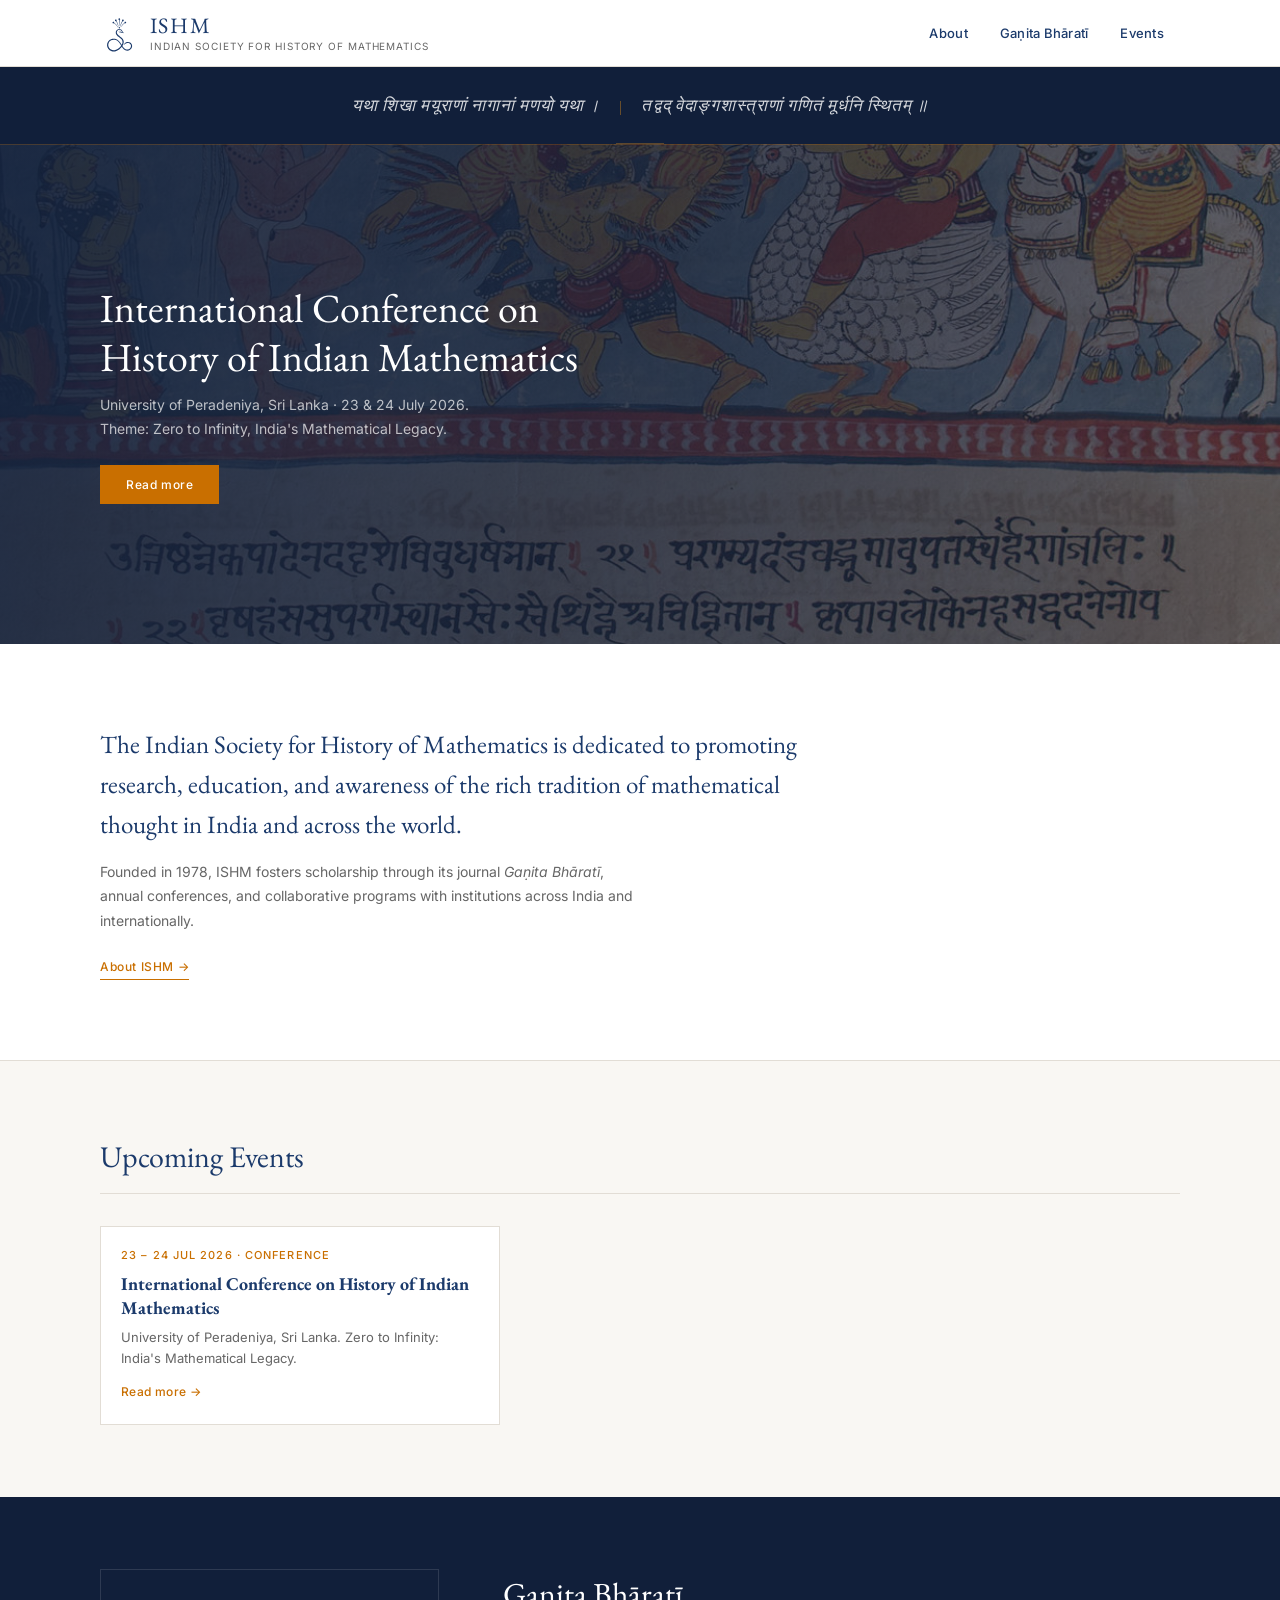
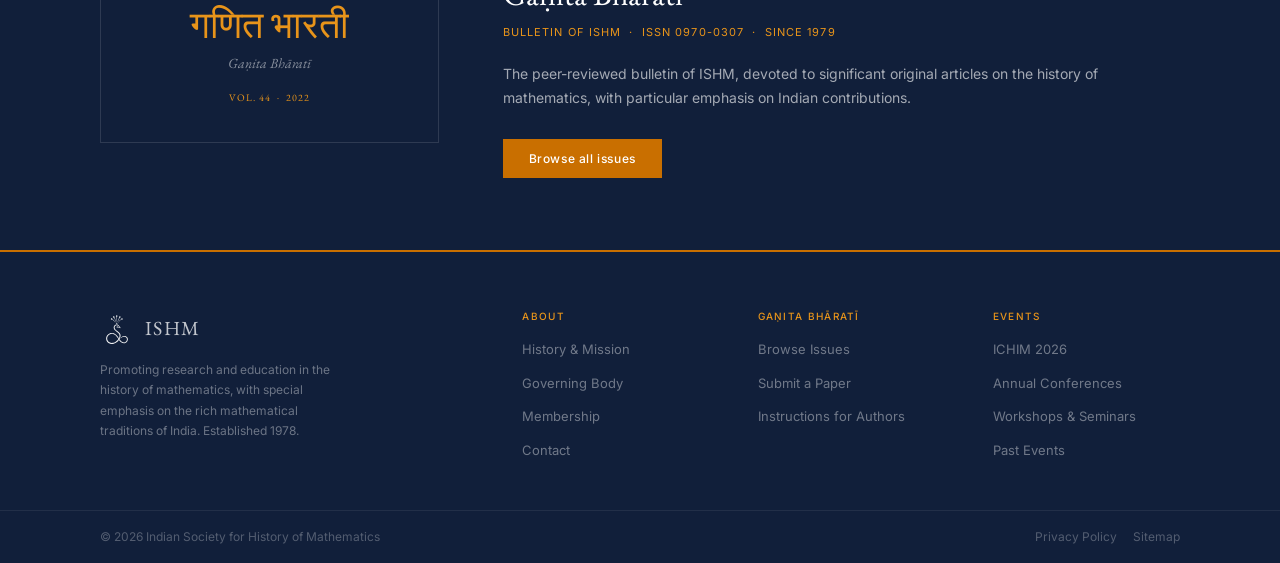
<file: index.html>
<!DOCTYPE html>
<html lang="en">
<head>
  <meta charset="UTF-8">
  <meta name="viewport" content="width=device-width, initial-scale=1.0">
  <title>ISHM – Indian Society for History of Mathematics</title>
  <link rel="preconnect" href="https://fonts.googleapis.com">
  <link rel="preconnect" href="https://fonts.gstatic.com" crossorigin>
  <link href="https://fonts.googleapis.com/css2?family=EB+Garamond:ital,wght@0,400;0,500;0,600;1,400;1,500&family=Inter:wght@300;400;500&display=swap" rel="stylesheet">
  <link rel="stylesheet" href="assets/css/main.css">
</head>
<body>

<div class="layout-mount layout-mount--header"></div>

<div class="verse-strip" role="note" aria-label="Society motto">
  <span class="verse-strip-text">
    <span class="half">यथा शिखा मयूराणां नागानां मणयो यथा ।</span>
    <span class="sep"></span>
    <span class="half">तद्वद् वेदाङ्गशास्त्राणां गणितं मूर्धनि स्थितम् ॥</span>
  </span>
</div>

<main>
  <section class="hero" aria-label="Featured announcements">

    <div class="slide active">
      <div class="slide-bg" style="background-image:url('assets/img/purana.jpg');"></div>
      <div class="slide-overlay"></div>
      <div class="slide-content">
        <div class="container">
          <h1>International Conference on History of Indian Mathematics</h1>
          <p>University of Peradeniya, Sri Lanka · 23 &amp; 24 July 2026. Theme: Zero to Infinity, India's Mathematical Legacy.</p>
          <a href="ichim-2026.html" class="btn btn-gold">Read more</a>
        </div>
      </div>
    </div>
  </section>

  <section class="intro-section">
    <div class="container">
      <p class="lead">The Indian Society for History of Mathematics is dedicated to promoting research, education, and awareness of the rich tradition of mathematical thought in India and across the world.</p>
      <p class="sub">Founded in 1978, ISHM fosters scholarship through its journal <em>Gaṇita Bhāratī</em>, annual conferences, and collaborative programs with institutions across India and internationally.</p>
      <a href="about.html" class="text-link">About ISHM &rarr;</a>
    </div>
  </section>

  <section class="section alt">
    <div class="container">
      <div class="section-head">
        <h2>Upcoming Events</h2>
      </div>

      <div class="card-grid" style="grid-template-columns: repeat(auto-fit, minmax(280px, 400px));">
        <a class="card" href="ichim-2026.html">
          <div class="card-body">
            <div class="card-meta">23 – 24 Jul 2026 · Conference</div>
            <h3>International Conference on History of Indian Mathematics</h3>
            <p>University of Peradeniya, Sri Lanka. Zero to Infinity: India's Mathematical Legacy.</p>
            <span class="card-link">Read more &rarr;</span>
          </div>
        </a>
      </div>
    </div>
  </section>

  <section class="journal-strip">
    <div class="container">
      <div class="journal-layout">
        <div class="journal-mark">
          <div class="dev">गणित भारती</div>
          <div class="en">Gaṇita Bhāratī</div>
          <div class="vol">Vol. 44 &nbsp;·&nbsp; 2022</div>
        </div>
        <div class="journal-right">
          <h2>Gaṇita Bhāratī</h2>
          <div class="tag">Bulletin of ISHM &nbsp;·&nbsp; ISSN 0970-0307 &nbsp;·&nbsp; Since 1979</div>
          <p>The peer-reviewed bulletin of ISHM, devoted to significant original articles on the history of mathematics, with particular emphasis on Indian contributions.</p>
          <a href="ganita-bharati.html#issues" class="btn btn-gold">Browse all issues</a>
        </div>
      </div>
    </div>
  </section>

</main>

<div class="layout-mount layout-mount--footer"></div>

<script src="assets/js/layout.js"></script>
<script src="assets/js/nav-mobile.js"></script>
<script src="assets/js/carousel.js"></script>
</body>
</html>
</file>
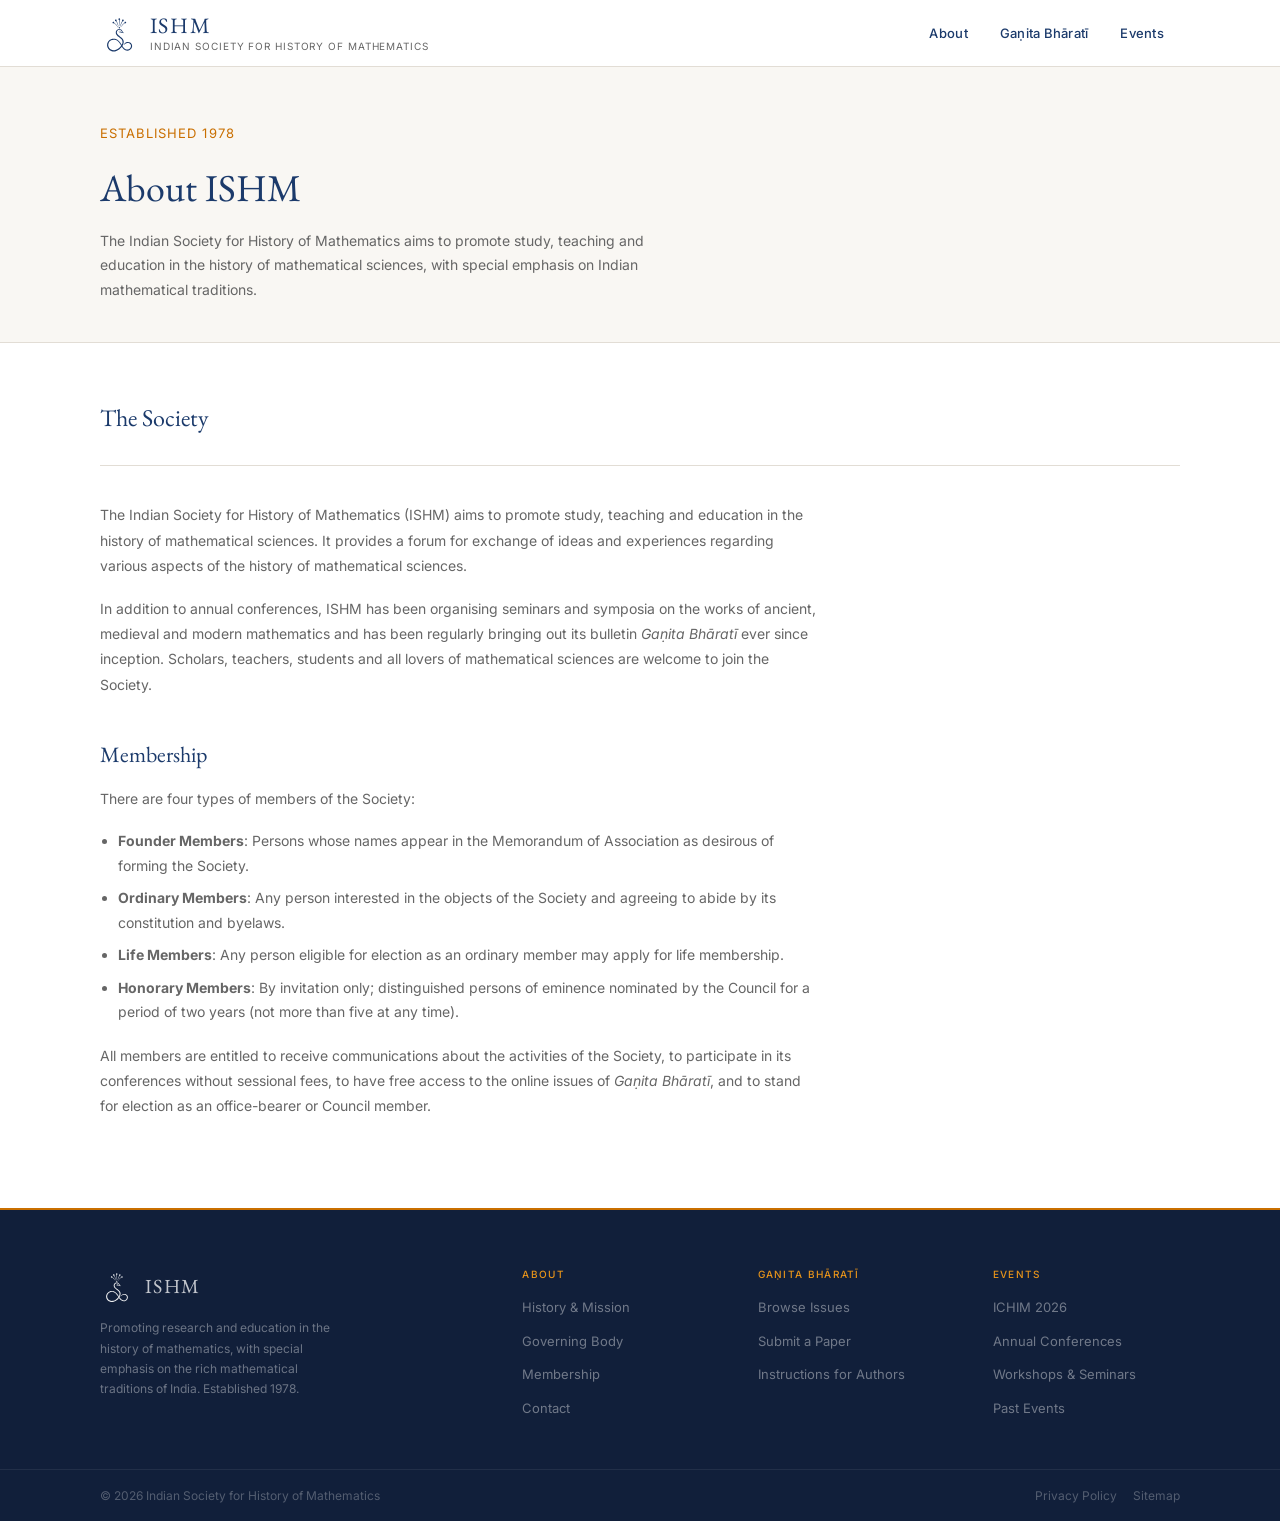
<file: about.html>
<!DOCTYPE html>
<html lang="en">
<head>
  <meta charset="UTF-8">
  <meta name="viewport" content="width=device-width, initial-scale=1.0">
  <title>About – ISHM</title>
  <link rel="preconnect" href="https://fonts.googleapis.com">
  <link rel="preconnect" href="https://fonts.gstatic.com" crossorigin>
  <link href="https://fonts.googleapis.com/css2?family=EB+Garamond:ital,wght@0,400;0,500;0,600;1,400;1,500&family=Inter:wght@300;400;500&display=swap" rel="stylesheet">
  <link rel="stylesheet" href="assets/css/main.css">
</head>
<body>

<div class="layout-mount layout-mount--header"></div>

<main>

  <!-- ── Page hero ── -->
  <div class="page-hero">
    <div class="container">
      <div class="page-hero-sub">Established 1978</div>
      <h1>About ISHM</h1>
      <p>The Indian Society for History of Mathematics aims to promote study, teaching and education in the history of mathematical sciences, with special emphasis on Indian mathematical traditions.</p>
    </div>
  </div>

  <!-- ── About the Society ── -->
  <section class="page-section">
    <div class="container">
      <div class="page-section-head">
        <h2>The Society</h2>
      </div>

      <div class="prose">
        <p>The Indian Society for History of Mathematics (ISHM) aims to promote study, teaching and education in the history of mathematical sciences. It provides a forum for exchange of ideas and experiences regarding various aspects of the history of mathematical sciences.</p>
        <p>In addition to annual conferences, ISHM has been organising seminars and symposia on the works of ancient, medieval and modern mathematics and has been regularly bringing out its bulletin <em>Gaṇita Bhāratī</em> ever since inception. Scholars, teachers, students and all lovers of mathematical sciences are welcome to join the Society.</p>

        <h2>Membership</h2>
        <p>There are four types of members of the Society:</p>
        <ul>
          <li><strong>Founder Members</strong>: Persons whose names appear in the Memorandum of Association as desirous of forming the Society.</li>
          <li><strong>Ordinary Members</strong>: Any person interested in the objects of the Society and agreeing to abide by its constitution and byelaws.</li>
          <li><strong>Life Members</strong>: Any person eligible for election as an ordinary member may apply for life membership.</li>
          <li><strong>Honorary Members</strong>: By invitation only; distinguished persons of eminence nominated by the Council for a period of two years (not more than five at any time).</li>
        </ul>
        <p>All members are entitled to receive communications about the activities of the Society, to participate in its conferences without sessional fees, to have free access to the online issues of <em>Gaṇita Bhāratī</em>, and to stand for election as an office-bearer or Council member.</p>
      </div>
    </div>
  </section>

</main>

<div class="layout-mount layout-mount--footer"></div>

<script src="assets/js/layout.js"></script>
<script src="assets/js/nav-mobile.js"></script>
</body>
</html>
</file>
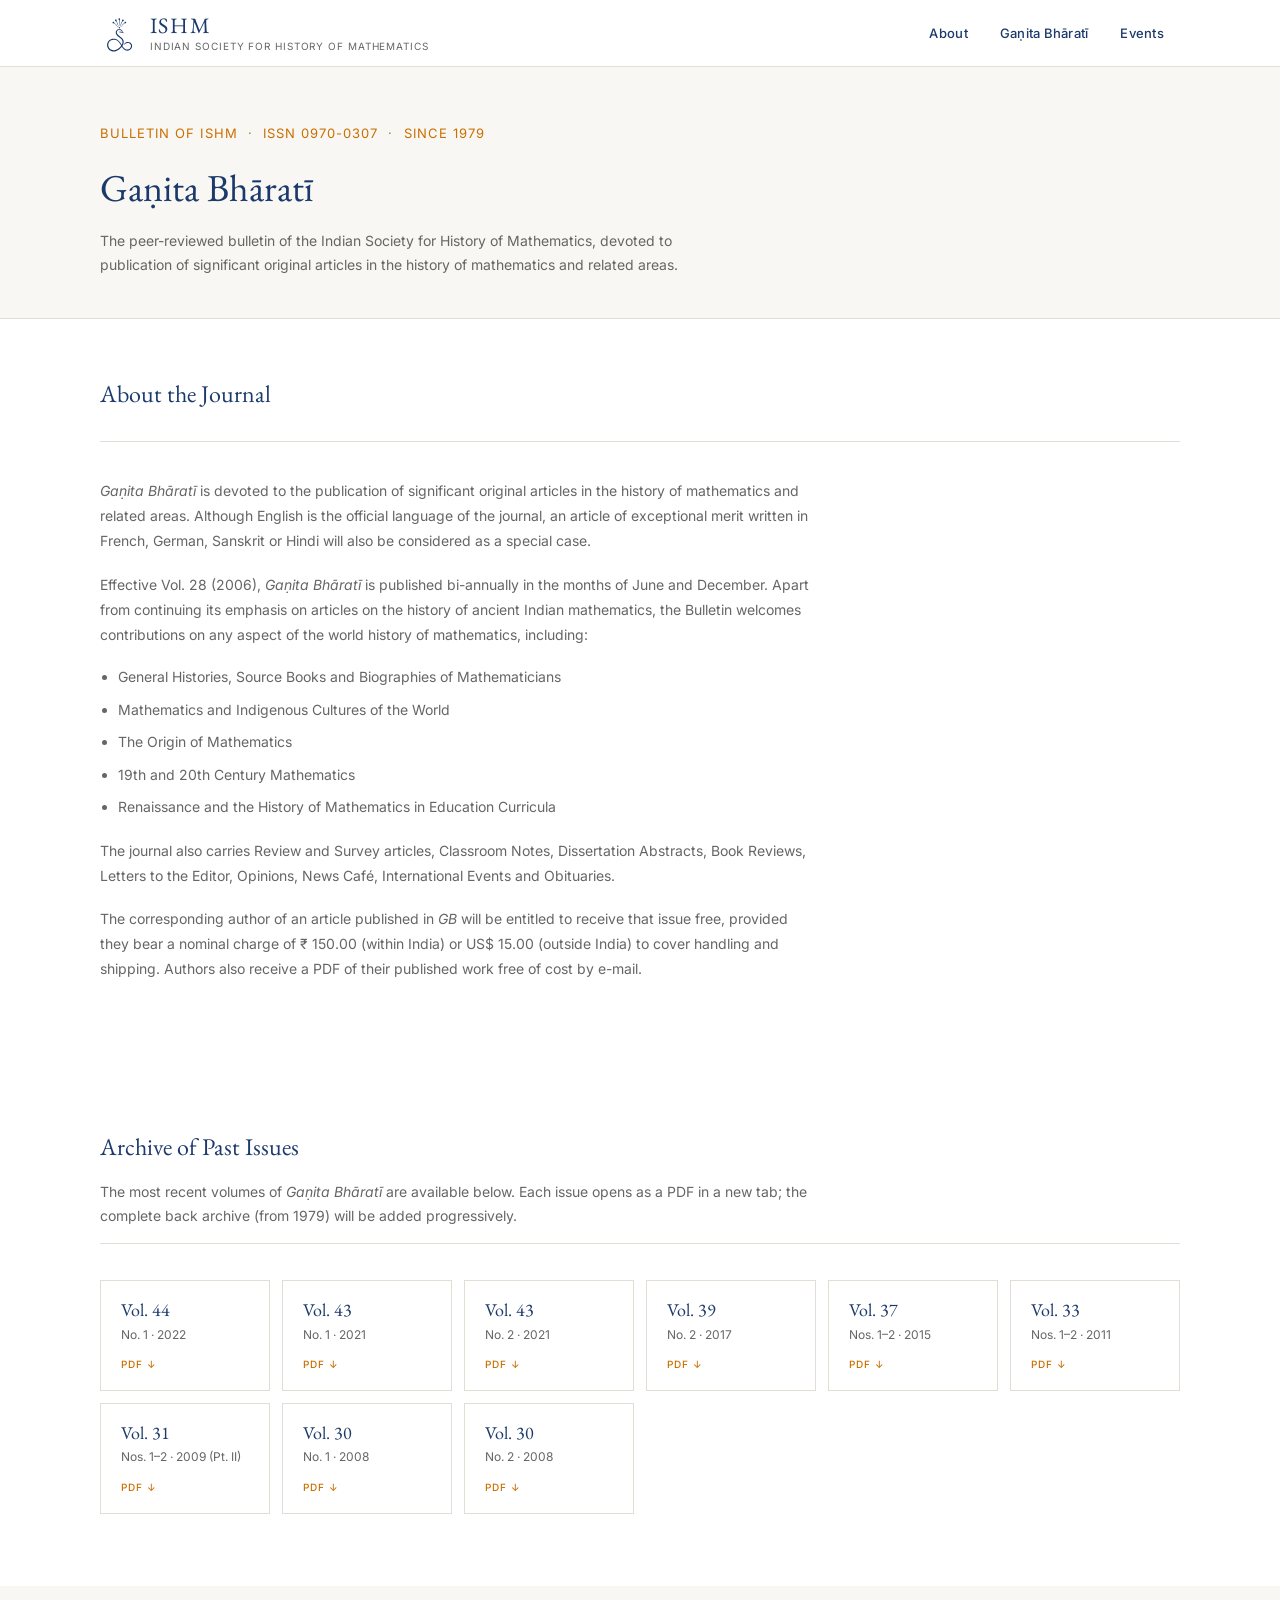
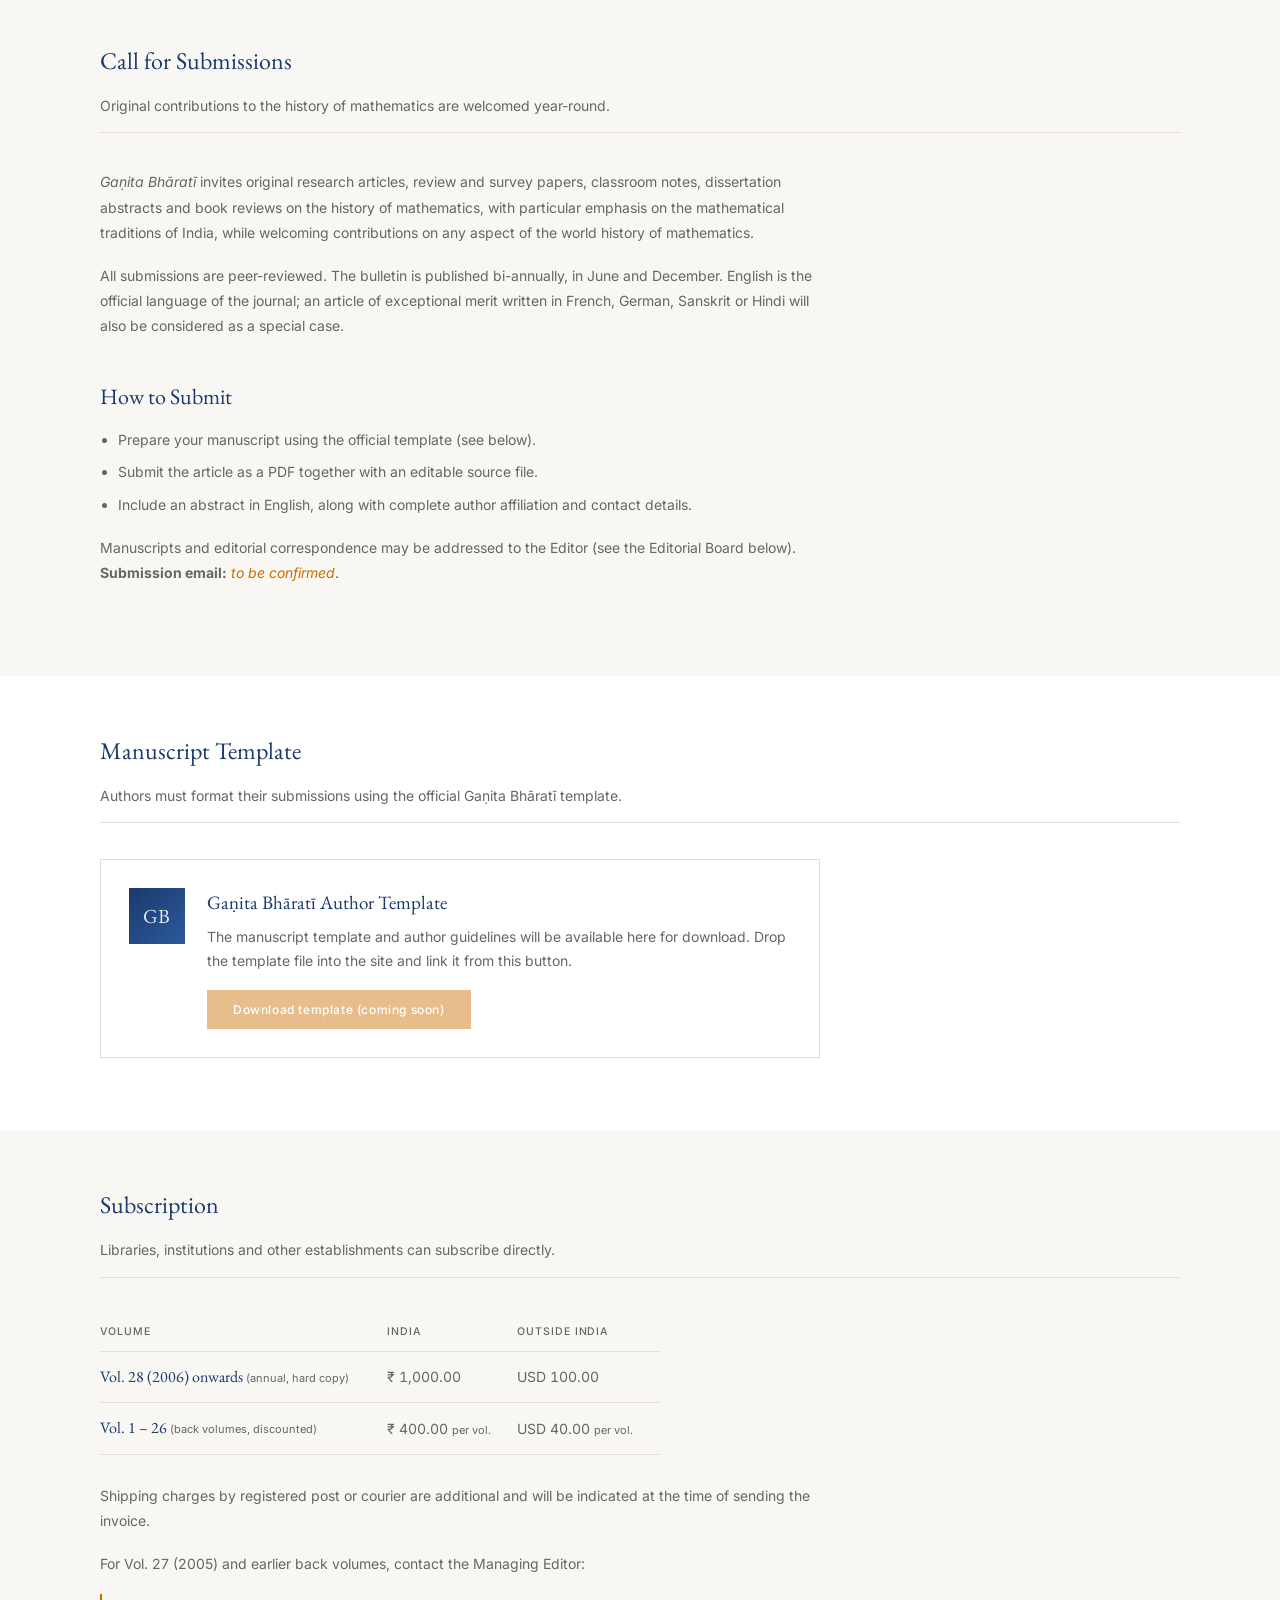
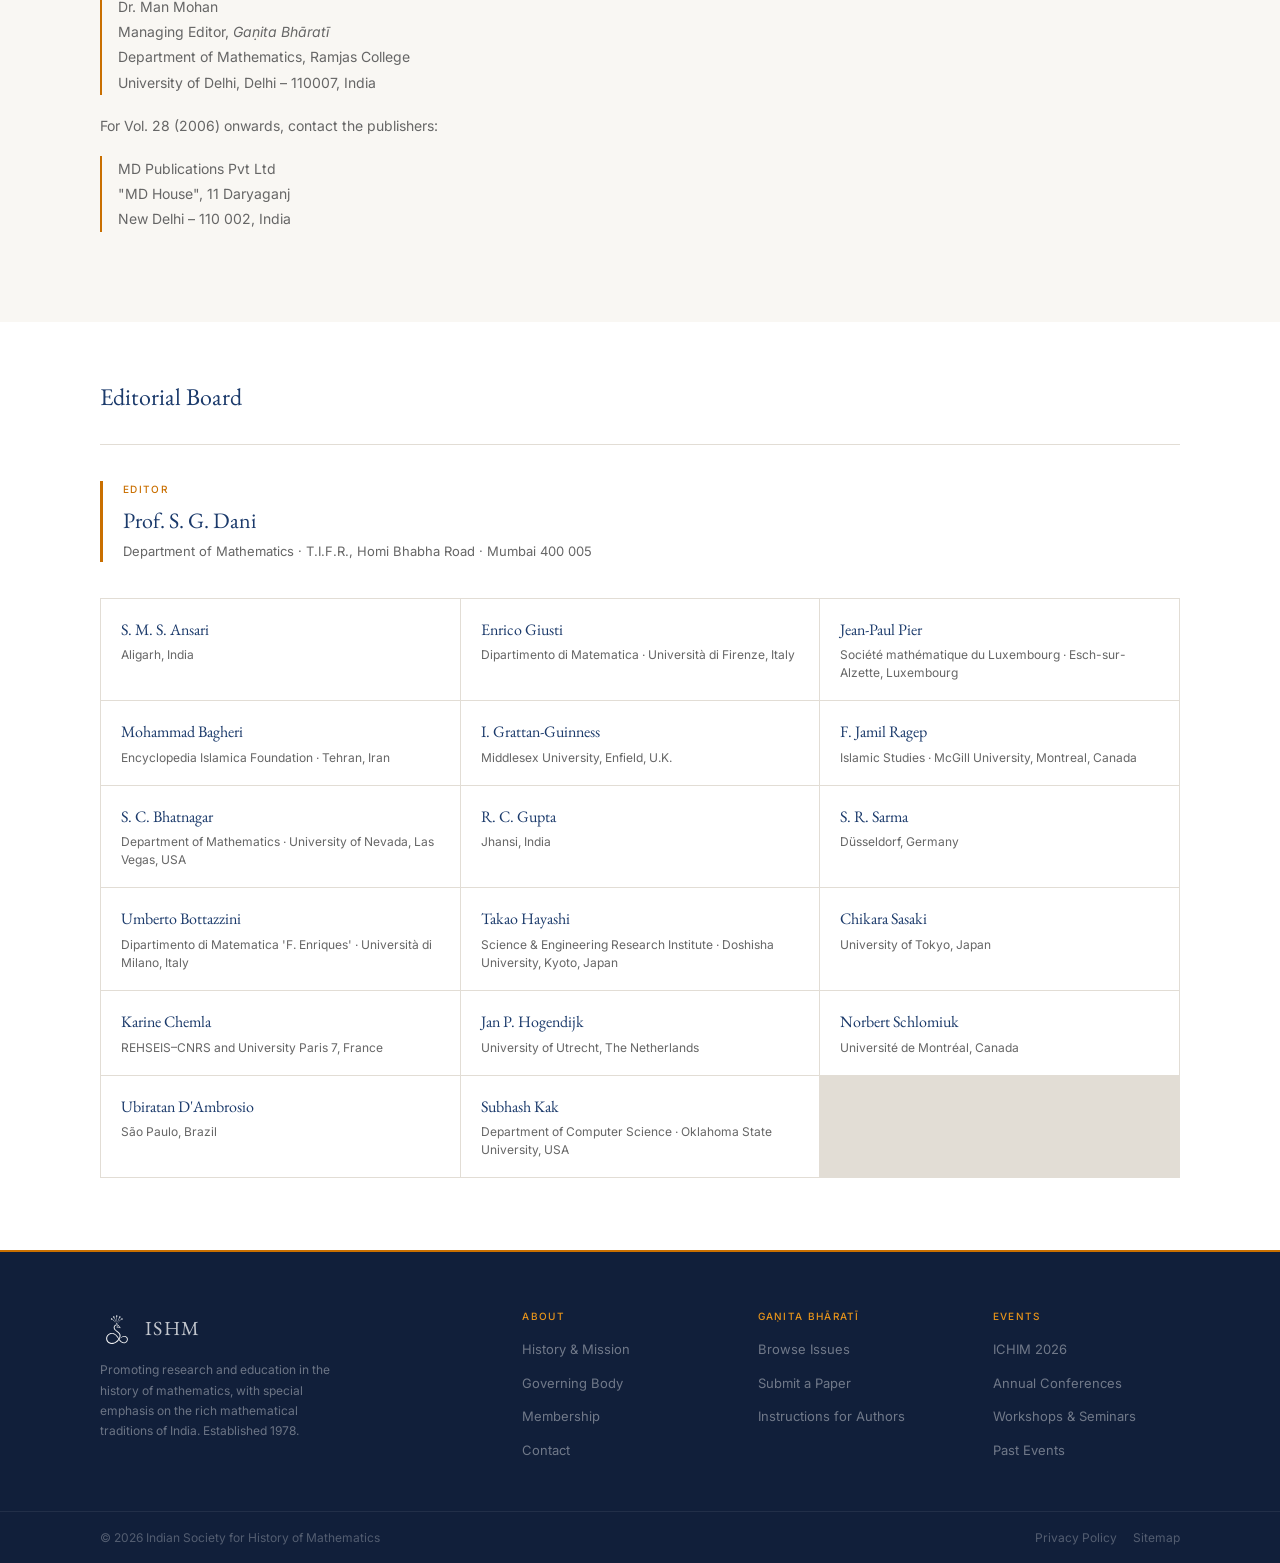
<file: ganita-bharati.html>
<!DOCTYPE html>
<html lang="en">
<head>
  <meta charset="UTF-8">
  <meta name="viewport" content="width=device-width, initial-scale=1.0">
  <title>Gaṇita Bhāratī – ISHM</title>
  <link rel="preconnect" href="https://fonts.googleapis.com">
  <link rel="preconnect" href="https://fonts.gstatic.com" crossorigin>
  <link href="https://fonts.googleapis.com/css2?family=EB+Garamond:ital,wght@0,400;0,500;0,600;1,400;1,500&family=Inter:wght@300;400;500&display=swap" rel="stylesheet">
  <link rel="stylesheet" href="assets/css/main.css">
</head>
<body>

<div class="layout-mount layout-mount--header"></div>

<main>

  <!-- ── Page hero ── -->
  <div class="page-hero">
    <div class="container">
      <div class="page-hero-sub">Bulletin of ISHM &nbsp;·&nbsp; ISSN 0970-0307 &nbsp;·&nbsp; Since 1979</div>
      <h1>Gaṇita Bhāratī</h1>
      <p>The peer-reviewed bulletin of the Indian Society for History of Mathematics, devoted to publication of significant original articles in the history of mathematics and related areas.</p>
    </div>
  </div>

  <!-- ── About the journal ── -->
  <section class="page-section">
    <div class="container">
      <div class="page-section-head">
        <h2>About the Journal</h2>
      </div>

      <div class="prose">
        <p><em>Gaṇita Bhāratī</em> is devoted to the publication of significant original articles in the history of mathematics and related areas. Although English is the official language of the journal, an article of exceptional merit written in French, German, Sanskrit or Hindi will also be considered as a special case.</p>
        <p>Effective Vol. 28 (2006), <em>Gaṇita Bhāratī</em> is published bi-annually in the months of June and December. Apart from continuing its emphasis on articles on the history of ancient Indian mathematics, the Bulletin welcomes contributions on any aspect of the world history of mathematics, including:</p>
        <ul>
          <li>General Histories, Source Books and Biographies of Mathematicians</li>
          <li>Mathematics and Indigenous Cultures of the World</li>
          <li>The Origin of Mathematics</li>
          <li>19th and 20th Century Mathematics</li>
          <li>Renaissance and the History of Mathematics in Education Curricula</li>
        </ul>
        <p>The journal also carries Review and Survey articles, Classroom Notes, Dissertation Abstracts, Book Reviews, Letters to the Editor, Opinions, News Café, International Events and Obituaries.</p>
        <p>The corresponding author of an article published in <em>GB</em> will be entitled to receive that issue free, provided they bear a nominal charge of ₹ 150.00 (within India) or US$ 15.00 (outside India) to cover handling and shipping. Authors also receive a PDF of their published work free of cost by e-mail.</p>
      </div>
    </div>
  </section>

  <!-- ── Archive of past issues ── -->
  <section class="page-section" id="issues">
    <div class="container">
      <div class="page-section-head">
        <h2>Archive of Past Issues</h2>
        <p>The most recent volumes of <em>Gaṇita Bhāratī</em> are available below. Each issue opens as a PDF in a new tab; the complete back archive (from 1979) will be added progressively.</p>
      </div>

      <div class="issue-archive">
        <a href="Ganitabharati/Vol%2044%20No%201%202022.pdf" target="_blank" rel="noopener">
          <span class="ia-vol">Vol. 44</span>
          <span class="ia-meta">No. 1 &middot; 2022</span>
          <span class="ia-dl">PDF &darr;</span>
        </a>
        <a href="Ganitabharati/Vol%2043%20%20No%201%202021.pdf" target="_blank" rel="noopener">
          <span class="ia-vol">Vol. 43</span>
          <span class="ia-meta">No. 1 &middot; 2021</span>
          <span class="ia-dl">PDF &darr;</span>
        </a>
        <a href="Ganitabharati/Vol%2043%20%20No%202%202021.pdf" target="_blank" rel="noopener">
          <span class="ia-vol">Vol. 43</span>
          <span class="ia-meta">No. 2 &middot; 2021</span>
          <span class="ia-dl">PDF &darr;</span>
        </a>
        <a href="Ganitabharati/Vol%2039%20%20No%202%202017.pdf" target="_blank" rel="noopener">
          <span class="ia-vol">Vol. 39</span>
          <span class="ia-meta">No. 2 &middot; 2017</span>
          <span class="ia-dl">PDF &darr;</span>
        </a>
        <a href="Ganitabharati/Vol%2037%20Nos%201-2%202015.pdf" target="_blank" rel="noopener">
          <span class="ia-vol">Vol. 37</span>
          <span class="ia-meta">Nos. 1–2 &middot; 2015</span>
          <span class="ia-dl">PDF &darr;</span>
        </a>
        <a href="Ganitabharati/Vol%2033%20Nos%201-2%202011.pdf" target="_blank" rel="noopener">
          <span class="ia-vol">Vol. 33</span>
          <span class="ia-meta">Nos. 1–2 &middot; 2011</span>
          <span class="ia-dl">PDF &darr;</span>
        </a>
        <a href="Ganitabharati/Vol%2031%20Nos%201-2%202009a.pdf" target="_blank" rel="noopener">
          <span class="ia-vol">Vol. 31</span>
          <span class="ia-meta">Nos. 1–2 &middot; 2009 (Pt. II)</span>
          <span class="ia-dl">PDF &darr;</span>
        </a>
        <a href="Ganitabharati/Vol%2030%20No%201%202008.pdf" target="_blank" rel="noopener">
          <span class="ia-vol">Vol. 30</span>
          <span class="ia-meta">No. 1 &middot; 2008</span>
          <span class="ia-dl">PDF &darr;</span>
        </a>
        <a href="Ganitabharati/Vol%2030%20No%202%202008.pdf" target="_blank" rel="noopener">
          <span class="ia-vol">Vol. 30</span>
          <span class="ia-meta">No. 2 &middot; 2008</span>
          <span class="ia-dl">PDF &darr;</span>
        </a>
      </div>
    </div>
  </section>

  <!-- ── Call for submissions ── -->
  <section class="page-section" id="submit" style="background: var(--cream);">
    <div class="container">
      <div class="page-section-head">
        <h2>Call for Submissions</h2>
        <p>Original contributions to the history of mathematics are welcomed year-round.</p>
      </div>

      <div class="prose">
        <p><em>Gaṇita Bhāratī</em> invites original research articles, review and survey papers, classroom notes, dissertation abstracts and book reviews on the history of mathematics, with particular emphasis on the mathematical traditions of India, while welcoming contributions on any aspect of the world history of mathematics.</p>
        <p>All submissions are peer-reviewed. The bulletin is published bi-annually, in June and December. English is the official language of the journal; an article of exceptional merit written in French, German, Sanskrit or Hindi will also be considered as a special case.</p>

        <h2>How to Submit</h2>
        <ul>
          <li>Prepare your manuscript using the official template (see below).</li>
          <li>Submit the article as a PDF together with an editable source file.</li>
          <li>Include an abstract in English, along with complete author affiliation and contact details.</li>
        </ul>
        <p>Manuscripts and editorial correspondence may be addressed to the Editor (see the Editorial Board below). <strong>Submission email:</strong> <span class="placeholder-note">to be confirmed</span>.</p>
      </div>
    </div>
  </section>

  <!-- ── Manuscript template ── -->
  <section class="page-section" id="template">
    <div class="container">
      <div class="page-section-head">
        <h2>Manuscript Template</h2>
        <p>Authors must format their submissions using the official Gaṇita Bhāratī template.</p>
      </div>

      <div class="template-box">
        <div class="template-box-icon">GB</div>
        <div class="template-box-body">
          <div class="template-box-title">Gaṇita Bhāratī Author Template</div>
          <p class="template-box-note">The manuscript template and author guidelines will be available here for download. Drop the template file into the site and link it from this button.</p>
          <a href="#" class="btn btn-gold" aria-disabled="true">Download template (coming soon)</a>
        </div>
      </div>
    </div>
  </section>

  <!-- ── Subscription ── -->
  <section class="page-section" style="background: var(--cream);">
    <div class="container">
      <div class="page-section-head">
        <h2>Subscription</h2>
        <p>Libraries, institutions and other establishments can subscribe directly.</p>
      </div>

      <div class="membership-table-wrap">
        <table class="membership-table">
          <thead>
            <tr>
              <th>Volume</th>
              <th>India</th>
              <th>Outside India</th>
            </tr>
          </thead>
          <tbody>
            <tr>
              <td>Vol. 28 (2006) onwards <span class="mem-note">(annual, hard copy)</span></td>
              <td>₹ 1,000.00</td>
              <td>USD 100.00</td>
            </tr>
            <tr>
              <td>Vol. 1 – 26 <span class="mem-note">(back volumes, discounted)</span></td>
              <td>₹ 400.00 <span class="mem-note">per vol.</span></td>
              <td>USD 40.00 <span class="mem-note">per vol.</span></td>
            </tr>
          </tbody>
        </table>
      </div>

      <div class="prose" style="margin-top: 28px;">
        <p>Shipping charges by registered post or courier are additional and will be indicated at the time of sending the invoice.</p>
        <p>For Vol. 27 (2005) and earlier back volumes, contact the Managing Editor:</p>
        <div class="address-block">
          Dr. Man Mohan<br>
          Managing Editor, <em>Gaṇita Bhāratī</em><br>
          Department of Mathematics, Ramjas College<br>
          University of Delhi, Delhi – 110007, India
        </div>
        <p>For Vol. 28 (2006) onwards, contact the publishers:</p>
        <div class="address-block">
          MD Publications Pvt Ltd<br>
          "MD House", 11 Daryaganj<br>
          New Delhi – 110 002, India
        </div>
      </div>
    </div>
  </section>

  <!-- ── Editorial Board ── -->
  <section class="page-section">
    <div class="container">
      <div class="page-section-head">
        <h2>Editorial Board</h2>
      </div>

      <!-- Editor -->
      <div class="eb-editor">
        <div class="eb-editor-label">Editor</div>
        <div class="eb-editor-name">Prof. S. G. Dani</div>
        <div class="eb-editor-affil">Department of Mathematics · T.I.F.R., Homi Bhabha Road · Mumbai 400 005</div>
      </div>

      <!-- Board members -->
      <div class="eb-grid">

        <div class="eb-member">
          <div class="eb-name">S. M. S. Ansari</div>
          <div class="eb-affil">Aligarh, India</div>
        </div>

        <div class="eb-member">
          <div class="eb-name">Enrico Giusti</div>
          <div class="eb-affil">Dipartimento di Matematica · Università di Firenze, Italy</div>
        </div>

        <div class="eb-member">
          <div class="eb-name">Jean-Paul Pier</div>
          <div class="eb-affil">Société mathématique du Luxembourg · Esch-sur-Alzette, Luxembourg</div>
        </div>

        <div class="eb-member">
          <div class="eb-name">Mohammad Bagheri</div>
          <div class="eb-affil">Encyclopedia Islamica Foundation · Tehran, Iran</div>
        </div>

        <div class="eb-member">
          <div class="eb-name">I. Grattan-Guinness</div>
          <div class="eb-affil">Middlesex University, Enfield, U.K.</div>
        </div>

        <div class="eb-member">
          <div class="eb-name">F. Jamil Ragep</div>
          <div class="eb-affil">Islamic Studies · McGill University, Montreal, Canada</div>
        </div>

        <div class="eb-member">
          <div class="eb-name">S. C. Bhatnagar</div>
          <div class="eb-affil">Department of Mathematics · University of Nevada, Las Vegas, USA</div>
        </div>

        <div class="eb-member">
          <div class="eb-name">R. C. Gupta</div>
          <div class="eb-affil">Jhansi, India</div>
        </div>

        <div class="eb-member">
          <div class="eb-name">S. R. Sarma</div>
          <div class="eb-affil">Düsseldorf, Germany</div>
        </div>

        <div class="eb-member">
          <div class="eb-name">Umberto Bottazzini</div>
          <div class="eb-affil">Dipartimento di Matematica 'F. Enriques' · Università di Milano, Italy</div>
        </div>

        <div class="eb-member">
          <div class="eb-name">Takao Hayashi</div>
          <div class="eb-affil">Science &amp; Engineering Research Institute · Doshisha University, Kyoto, Japan</div>
        </div>

        <div class="eb-member">
          <div class="eb-name">Chikara Sasaki</div>
          <div class="eb-affil">University of Tokyo, Japan</div>
        </div>

        <div class="eb-member">
          <div class="eb-name">Karine Chemla</div>
          <div class="eb-affil">REHSEIS–CNRS and University Paris 7, France</div>
        </div>

        <div class="eb-member">
          <div class="eb-name">Jan P. Hogendijk</div>
          <div class="eb-affil">University of Utrecht, The Netherlands</div>
        </div>

        <div class="eb-member">
          <div class="eb-name">Norbert Schlomiuk</div>
          <div class="eb-affil">Université de Montréal, Canada</div>
        </div>

        <div class="eb-member">
          <div class="eb-name">Ubiratan D'Ambrosio</div>
          <div class="eb-affil">São Paulo, Brazil</div>
        </div>

        <div class="eb-member">
          <div class="eb-name">Subhash Kak</div>
          <div class="eb-affil">Department of Computer Science · Oklahoma State University, USA</div>
        </div>

      </div>
    </div>
  </section>

</main>

<div class="layout-mount layout-mount--footer"></div>

<script src="assets/js/layout.js"></script>
<script src="assets/js/nav-mobile.js"></script>
</body>
</html>
</file>
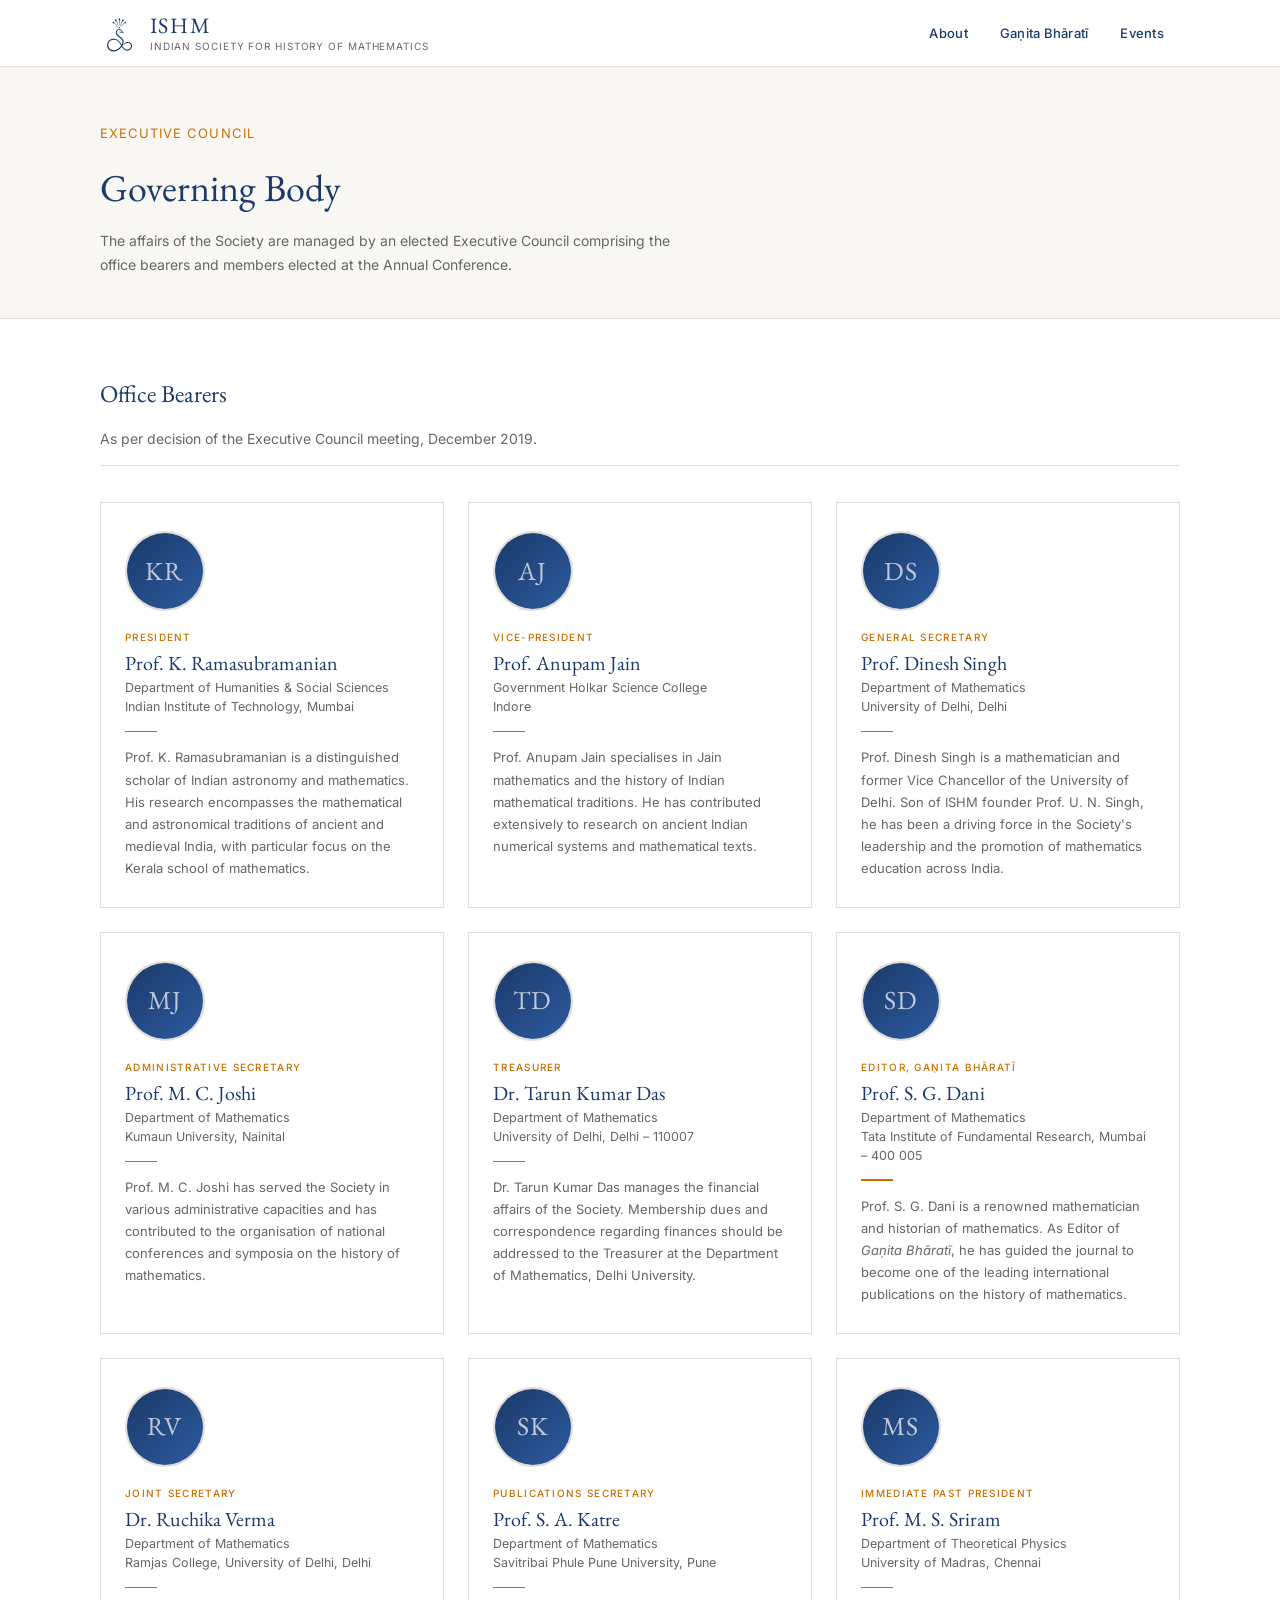
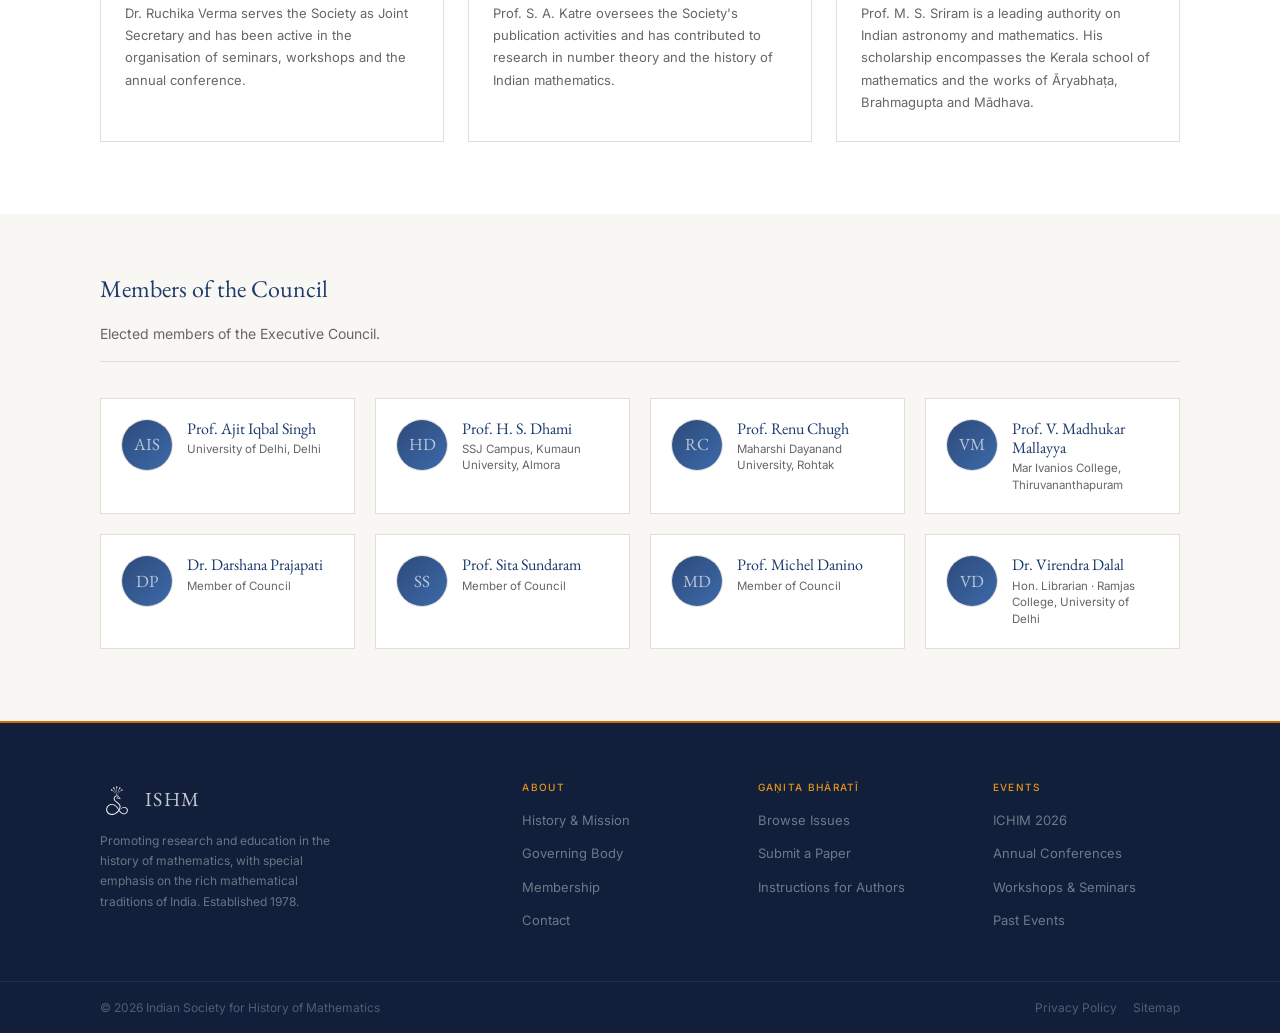
<file: governing-body.html>
<!DOCTYPE html>
<html lang="en">
<head>
  <meta charset="UTF-8">
  <meta name="viewport" content="width=device-width, initial-scale=1.0">
  <title>Governing Body – ISHM</title>
  <link rel="preconnect" href="https://fonts.googleapis.com">
  <link rel="preconnect" href="https://fonts.gstatic.com" crossorigin>
  <link href="https://fonts.googleapis.com/css2?family=EB+Garamond:ital,wght@0,400;0,500;0,600;1,400;1,500&family=Inter:wght@300;400;500&display=swap" rel="stylesheet">
  <link rel="stylesheet" href="assets/css/main.css">
</head>
<body>

<div class="layout-mount layout-mount--header"></div>

<main>

  <!-- ── Page hero ── -->
  <div class="page-hero">
    <div class="container">
      <div class="page-hero-sub">Executive Council</div>
      <h1>Governing Body</h1>
      <p>The affairs of the Society are managed by an elected Executive Council comprising the office bearers and members elected at the Annual Conference.</p>
    </div>
  </div>

  <!-- ── Office Bearers ── -->
  <section class="page-section">
    <div class="container">
      <div class="page-section-head">
        <h2>Office Bearers</h2>
        <p>As per decision of the Executive Council meeting, December 2019.</p>
      </div>

      <div class="profile-grid">

        <!-- President -->
        <div class="profile-card">
          <div class="profile-photo">
            <div class="profile-photo-placeholder">KR</div>
          </div>
          <div class="profile-role">President</div>
          <div class="profile-name">Prof. K. Ramasubramanian</div>
          <div class="profile-institution">Department of Humanities &amp; Social Sciences<br>Indian Institute of Technology, Mumbai</div>
          <div class="profile-rule"></div>
          <div class="profile-bio">
            Prof. K. Ramasubramanian is a distinguished scholar of Indian astronomy and mathematics. His research encompasses the mathematical and astronomical traditions of ancient and medieval India, with particular focus on the Kerala school of mathematics.
          </div>
        </div>

        <!-- Vice-President -->
        <div class="profile-card">
          <div class="profile-photo">
            <div class="profile-photo-placeholder">AJ</div>
          </div>
          <div class="profile-role">Vice-President</div>
          <div class="profile-name">Prof. Anupam Jain</div>
          <div class="profile-institution">Government Holkar Science College<br>Indore</div>
          <div class="profile-rule"></div>
          <div class="profile-bio">
            Prof. Anupam Jain specialises in Jain mathematics and the history of Indian mathematical traditions. He has contributed extensively to research on ancient Indian numerical systems and mathematical texts.
          </div>
        </div>

        <!-- General Secretary -->
        <div class="profile-card">
          <div class="profile-photo">
            <div class="profile-photo-placeholder">DS</div>
          </div>
          <div class="profile-role">General Secretary</div>
          <div class="profile-name">Prof. Dinesh Singh</div>
          <div class="profile-institution">Department of Mathematics<br>University of Delhi, Delhi</div>
          <div class="profile-rule"></div>
          <div class="profile-bio">
            Prof. Dinesh Singh is a mathematician and former Vice Chancellor of the University of Delhi. Son of ISHM founder Prof. U. N. Singh, he has been a driving force in the Society's leadership and the promotion of mathematics education across India.
          </div>
        </div>

        <!-- Administrative Secretary -->
        <div class="profile-card">
          <div class="profile-photo">
            <div class="profile-photo-placeholder">MJ</div>
          </div>
          <div class="profile-role">Administrative Secretary</div>
          <div class="profile-name">Prof. M. C. Joshi</div>
          <div class="profile-institution">Department of Mathematics<br>Kumaun University, Nainital</div>
          <div class="profile-rule"></div>
          <div class="profile-bio">
            Prof. M. C. Joshi has served the Society in various administrative capacities and has contributed to the organisation of national conferences and symposia on the history of mathematics.
          </div>
        </div>

        <!-- Treasurer -->
        <div class="profile-card">
          <div class="profile-photo">
            <div class="profile-photo-placeholder">TD</div>
          </div>
          <div class="profile-role">Treasurer</div>
          <div class="profile-name">Dr. Tarun Kumar Das</div>
          <div class="profile-institution">Department of Mathematics<br>University of Delhi, Delhi – 110007</div>
          <div class="profile-rule"></div>
          <div class="profile-bio">
            Dr. Tarun Kumar Das manages the financial affairs of the Society. Membership dues and correspondence regarding finances should be addressed to the Treasurer at the Department of Mathematics, Delhi University.
          </div>
        </div>

        <!-- Editor, Gaṇita Bhāratī -->
        <div class="profile-card">
          <div class="profile-photo">
            <div class="profile-photo-placeholder">SD</div>
          </div>
          <div class="profile-role">Editor, Gaṇita Bhāratī</div>
          <div class="profile-name">Prof. S. G. Dani</div>
          <div class="profile-institution">Department of Mathematics<br>Tata Institute of Fundamental Research, Mumbai – 400 005</div>
          <div class="profile-rule"></div>
          <div class="profile-bio">
            Prof. S. G. Dani is a renowned mathematician and historian of mathematics. As Editor of <em>Gaṇita Bhāratī</em>, he has guided the journal to become one of the leading international publications on the history of mathematics.
          </div>
        </div>

        <!-- Joint Secretary -->
        <div class="profile-card">
          <div class="profile-photo">
            <div class="profile-photo-placeholder">RV</div>
          </div>
          <div class="profile-role">Joint Secretary</div>
          <div class="profile-name">Dr. Ruchika Verma</div>
          <div class="profile-institution">Department of Mathematics<br>Ramjas College, University of Delhi, Delhi</div>
          <div class="profile-rule"></div>
          <div class="profile-bio">
            Dr. Ruchika Verma serves the Society as Joint Secretary and has been active in the organisation of seminars, workshops and the annual conference.
          </div>
        </div>

        <!-- Publications Secretary -->
        <div class="profile-card">
          <div class="profile-photo">
            <div class="profile-photo-placeholder">SK</div>
          </div>
          <div class="profile-role">Publications Secretary</div>
          <div class="profile-name">Prof. S. A. Katre</div>
          <div class="profile-institution">Department of Mathematics<br>Savitribai Phule Pune University, Pune</div>
          <div class="profile-rule"></div>
          <div class="profile-bio">
            Prof. S. A. Katre oversees the Society's publication activities and has contributed to research in number theory and the history of Indian mathematics.
          </div>
        </div>

        <!-- Immediate Past President -->
        <div class="profile-card">
          <div class="profile-photo">
            <div class="profile-photo-placeholder">MS</div>
          </div>
          <div class="profile-role">Immediate Past President</div>
          <div class="profile-name">Prof. M. S. Sriram</div>
          <div class="profile-institution">Department of Theoretical Physics<br>University of Madras, Chennai</div>
          <div class="profile-rule"></div>
          <div class="profile-bio">
            Prof. M. S. Sriram is a leading authority on Indian astronomy and mathematics. His scholarship encompasses the Kerala school of mathematics and the works of Āryabhaṭa, Brahmagupta and Mādhava.
          </div>
        </div>

      </div>
    </div>
  </section>

  <!-- ── Executive Committee Members ── -->
  <section class="page-section" style="background: var(--cream);">
    <div class="container">
      <div class="page-section-head">
        <h2>Members of the Council</h2>
        <p>Elected members of the Executive Council.</p>
      </div>

      <div class="committee-grid">

        <div class="committee-card">
          <div class="committee-photo">
            <div class="committee-photo-placeholder">AIS</div>
          </div>
          <div class="committee-info">
            <div class="committee-name">Prof. Ajit Iqbal Singh</div>
            <div class="committee-institution">University of Delhi, Delhi</div>
          </div>
        </div>

        <div class="committee-card">
          <div class="committee-photo">
            <div class="committee-photo-placeholder">HD</div>
          </div>
          <div class="committee-info">
            <div class="committee-name">Prof. H. S. Dhami</div>
            <div class="committee-institution">SSJ Campus, Kumaun University, Almora</div>
          </div>
        </div>

        <div class="committee-card">
          <div class="committee-photo">
            <div class="committee-photo-placeholder">RC</div>
          </div>
          <div class="committee-info">
            <div class="committee-name">Prof. Renu Chugh</div>
            <div class="committee-institution">Maharshi Dayanand University, Rohtak</div>
          </div>
        </div>

        <div class="committee-card">
          <div class="committee-photo">
            <div class="committee-photo-placeholder">VM</div>
          </div>
          <div class="committee-info">
            <div class="committee-name">Prof. V. Madhukar Mallayya</div>
            <div class="committee-institution">Mar Ivanios College, Thiruvananthapuram</div>
          </div>
        </div>

        <div class="committee-card">
          <div class="committee-photo">
            <div class="committee-photo-placeholder">DP</div>
          </div>
          <div class="committee-info">
            <div class="committee-name">Dr. Darshana Prajapati</div>
            <div class="committee-institution">Member of Council</div>
          </div>
        </div>

        <div class="committee-card">
          <div class="committee-photo">
            <div class="committee-photo-placeholder">SS</div>
          </div>
          <div class="committee-info">
            <div class="committee-name">Prof. Sita Sundaram</div>
            <div class="committee-institution">Member of Council</div>
          </div>
        </div>

        <div class="committee-card">
          <div class="committee-photo">
            <div class="committee-photo-placeholder">MD</div>
          </div>
          <div class="committee-info">
            <div class="committee-name">Prof. Michel Danino</div>
            <div class="committee-institution">Member of Council</div>
          </div>
        </div>

        <div class="committee-card">
          <div class="committee-photo">
            <div class="committee-photo-placeholder">VD</div>
          </div>
          <div class="committee-info">
            <div class="committee-name">Dr. Virendra Dalal</div>
            <div class="committee-institution">Hon. Librarian · Ramjas College, University of Delhi</div>
          </div>
        </div>

      </div>
    </div>
  </section>

</main>

<div class="layout-mount layout-mount--footer"></div>

<script src="assets/js/layout.js"></script>
<script src="assets/js/nav-mobile.js"></script>
</body>
</html>
</file>
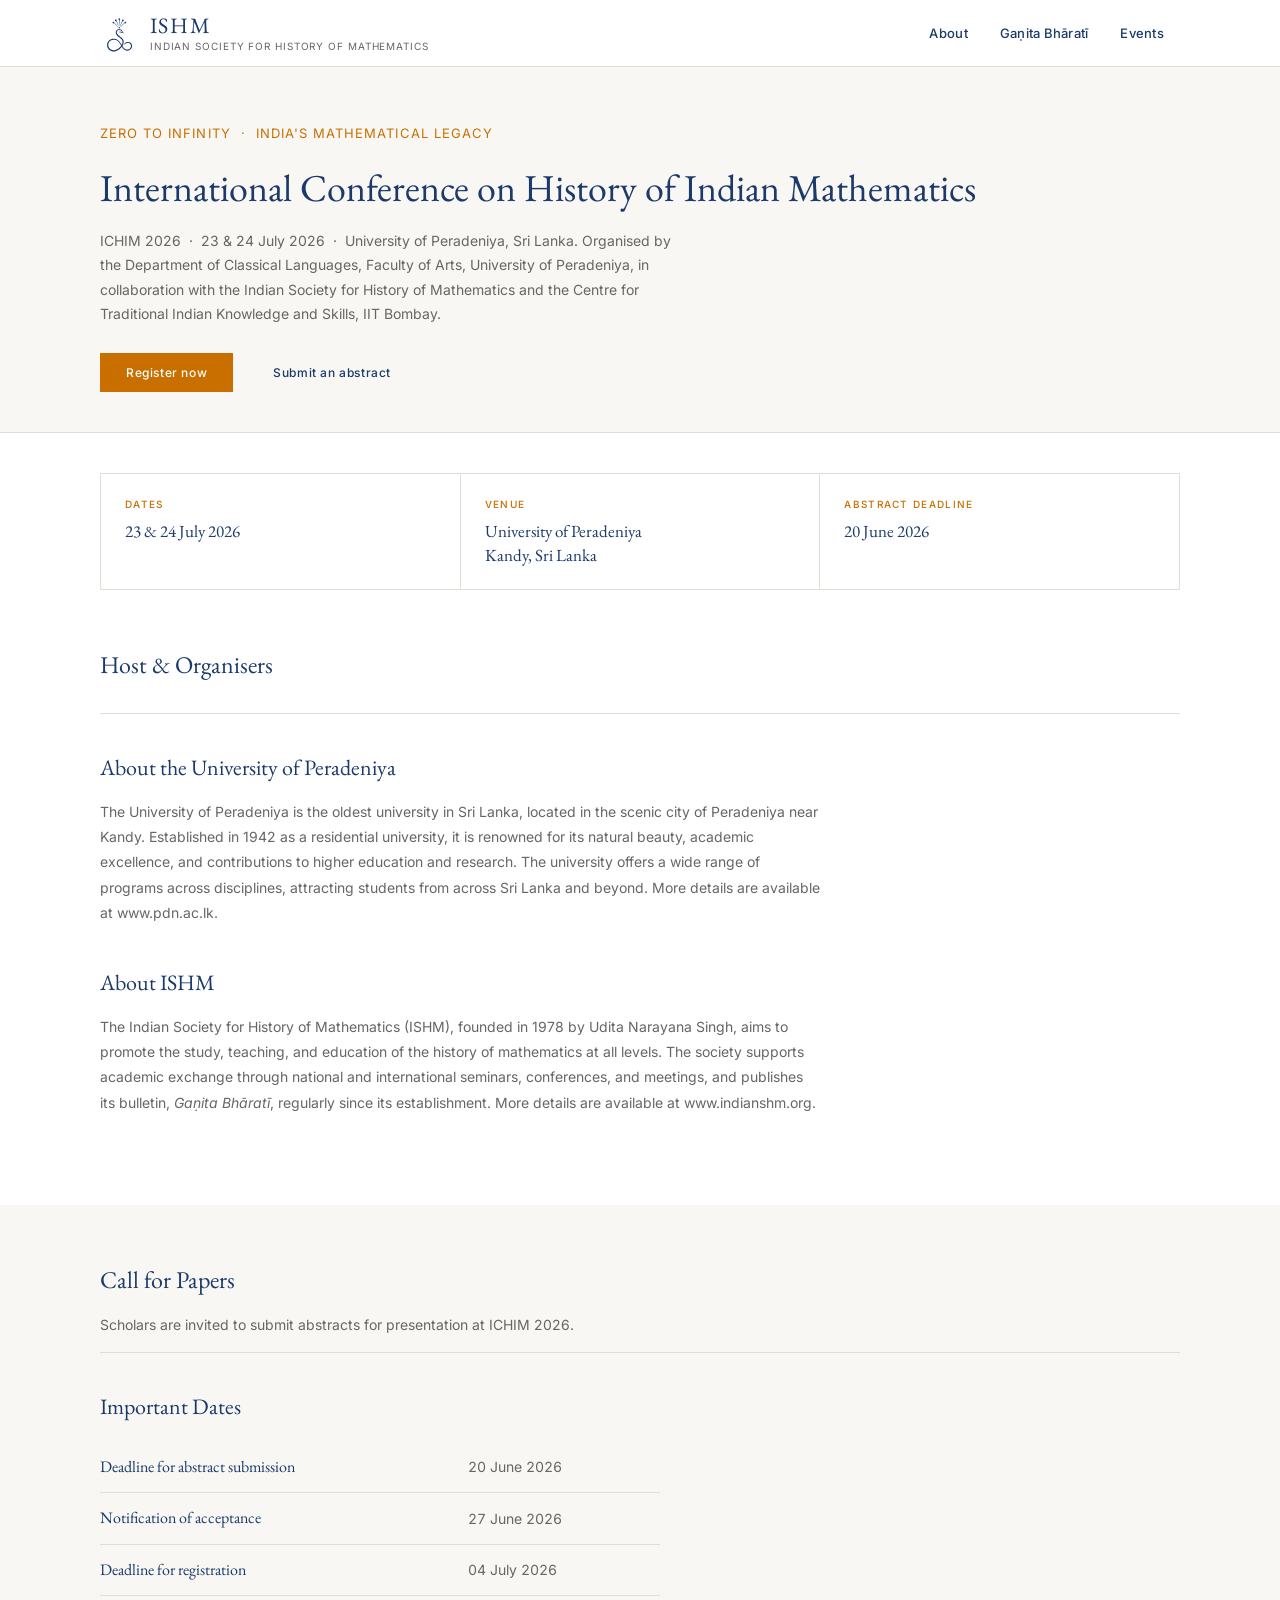
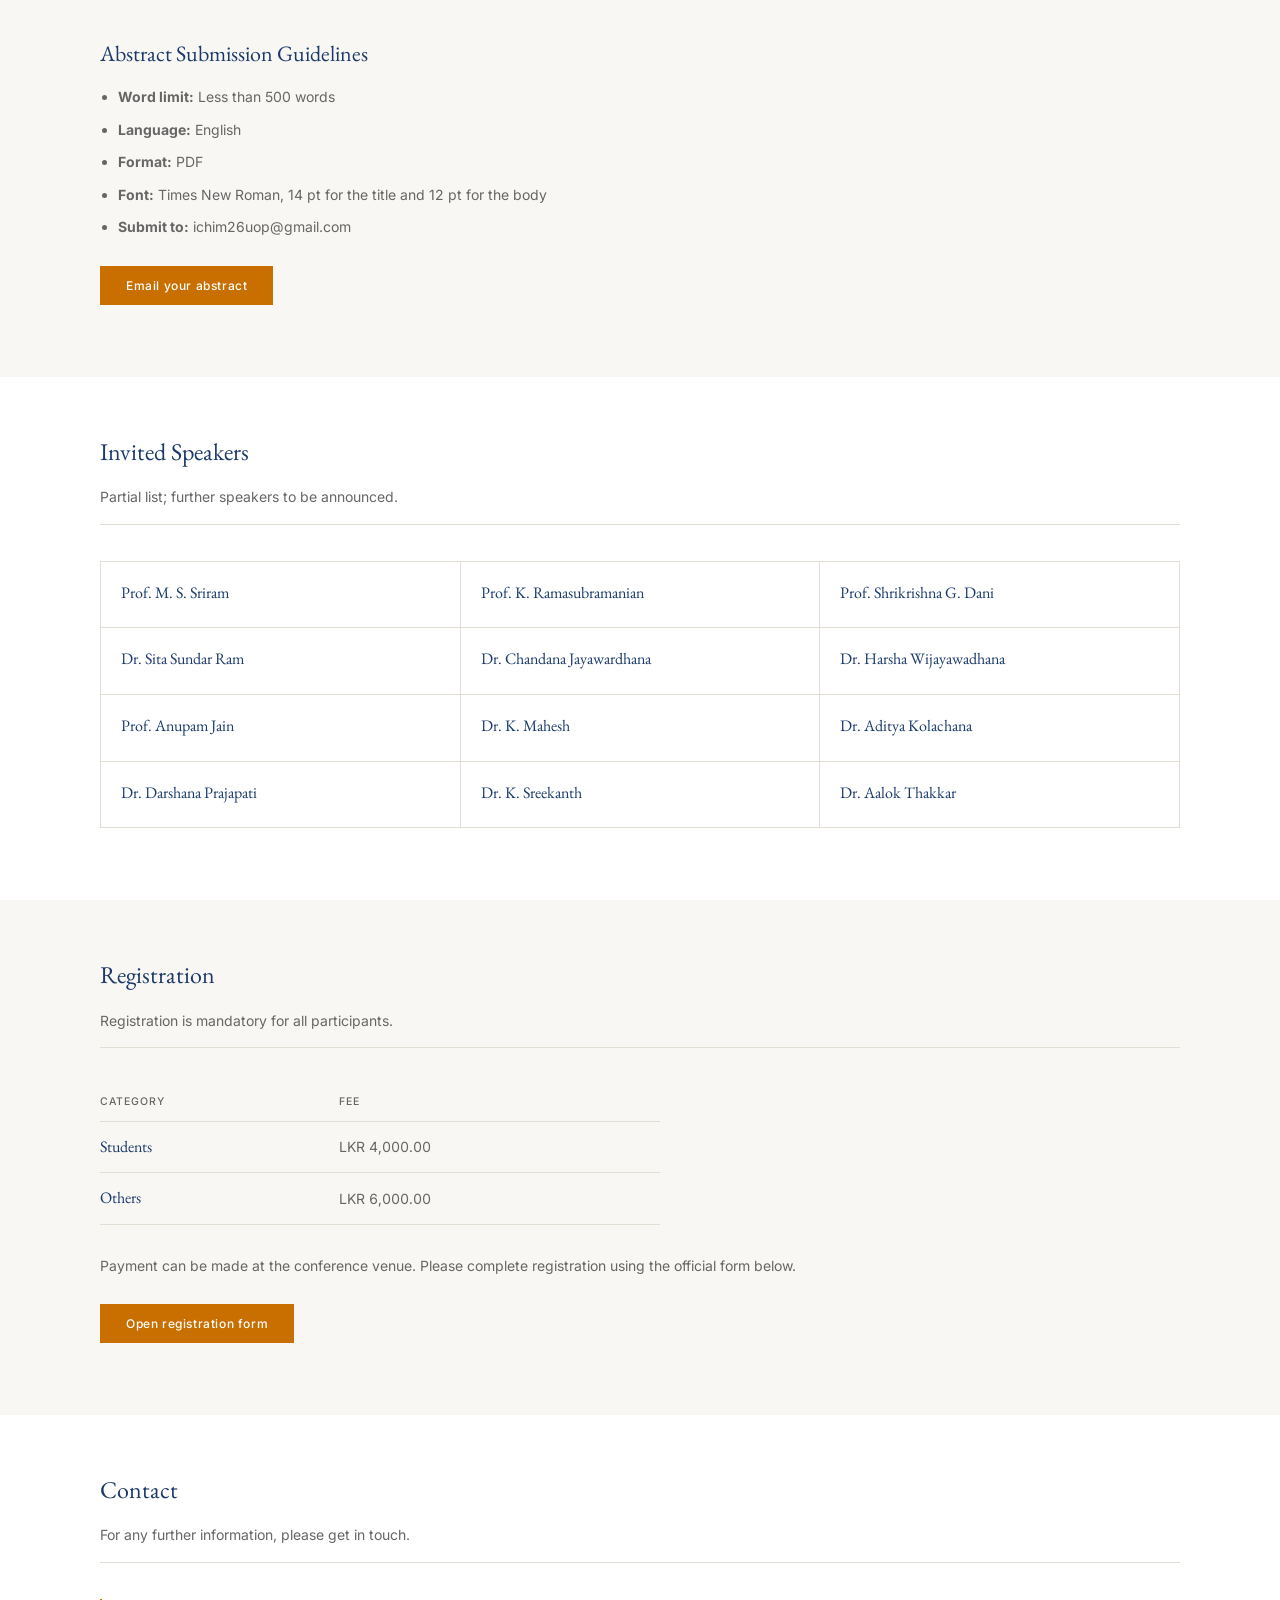
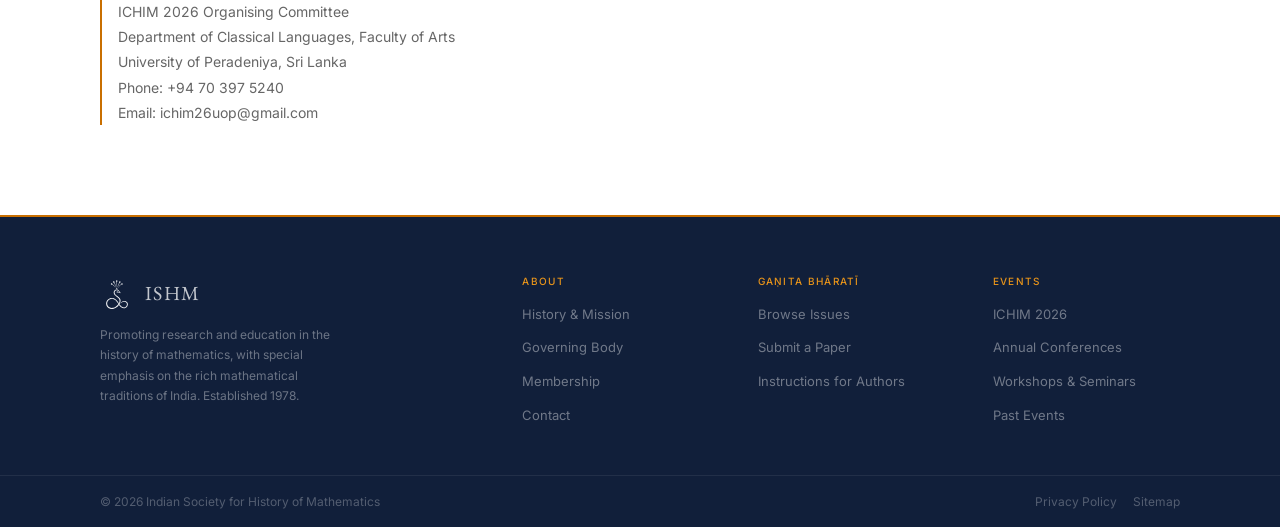
<file: ichim-2026.html>
<!DOCTYPE html>
<html lang="en">
<head>
  <meta charset="UTF-8">
  <meta name="viewport" content="width=device-width, initial-scale=1.0">
  <title>ICHIM 2026 – International Conference on History of Indian Mathematics</title>
  <link rel="preconnect" href="https://fonts.googleapis.com">
  <link rel="preconnect" href="https://fonts.gstatic.com" crossorigin>
  <link href="https://fonts.googleapis.com/css2?family=EB+Garamond:ital,wght@0,400;0,500;0,600;1,400;1,500&family=Inter:wght@300;400;500&display=swap" rel="stylesheet">
  <link rel="stylesheet" href="assets/css/main.css">
</head>
<body>

<div class="layout-mount layout-mount--header"></div>

<main>

  <!-- ── Page hero ── -->
  <div class="page-hero">
    <div class="container">
      <div class="page-hero-sub">Zero to Infinity &nbsp;·&nbsp; India's Mathematical Legacy</div>
      <h1>International Conference on History of Indian Mathematics</h1>
      <p>ICHIM 2026 &nbsp;·&nbsp; 23 &amp; 24 July 2026 &nbsp;·&nbsp; University of Peradeniya, Sri Lanka. Organised by the Department of Classical Languages, Faculty of Arts, University of Peradeniya, in collaboration with the Indian Society for History of Mathematics and the Centre for Traditional Indian Knowledge and Skills, IIT Bombay.</p>

      <div class="conf-cta">
        <a href="#registration" class="btn btn-gold">Register now</a>
        <a href="#call-for-papers" class="btn btn-outline">Submit an abstract</a>
      </div>
    </div>
  </div>

  <!-- ── Quick facts ── -->
  <section class="page-section" style="padding-top: 40px; padding-bottom: 0;">
    <div class="container">
      <div class="conf-facts">
        <div class="conf-fact">
          <div class="conf-fact-label">Dates</div>
          <div class="conf-fact-value">23 &amp; 24 July 2026</div>
        </div>
        <div class="conf-fact">
          <div class="conf-fact-label">Venue</div>
          <div class="conf-fact-value">University of Peradeniya<br>Kandy, Sri Lanka</div>
        </div>
        <div class="conf-fact">
          <div class="conf-fact-label">Abstract deadline</div>
          <div class="conf-fact-value">20 June 2026</div>
        </div>
      </div>
    </div>
  </section>

  <!-- ── Host & organisers ── -->
  <section class="page-section">
    <div class="container">
      <div class="page-section-head">
        <h2>Host &amp; Organisers</h2>
      </div>

      <div class="prose">
        <h2>About the University of Peradeniya</h2>
        <p>The University of Peradeniya is the oldest university in Sri Lanka, located in the scenic city of Peradeniya near Kandy. Established in 1942 as a residential university, it is renowned for its natural beauty, academic excellence, and contributions to higher education and research. The university offers a wide range of programs across disciplines, attracting students from across Sri Lanka and beyond. More details are available at <a href="https://www.pdn.ac.lk/" target="_blank" rel="noopener">www.pdn.ac.lk</a>.</p>

        <h2>About ISHM</h2>
        <p>The Indian Society for History of Mathematics (ISHM), founded in 1978 by Udita Narayana Singh, aims to promote the study, teaching, and education of the history of mathematics at all levels. The society supports academic exchange through national and international seminars, conferences, and meetings, and publishes its bulletin, <em>Gaṇita Bhāratī</em>, regularly since its establishment. More details are available at <a href="https://www.indianshm.org" target="_blank" rel="noopener">www.indianshm.org</a>.</p>
      </div>
    </div>
  </section>

  <!-- ── Call for Papers ── -->
  <section class="page-section" id="call-for-papers" style="background: var(--cream);">
    <div class="container">
      <div class="page-section-head">
        <h2>Call for Papers</h2>
        <p>Scholars are invited to submit abstracts for presentation at ICHIM 2026.</p>
      </div>

      <h2 style="font-family: var(--font-display); font-size: 22px; font-weight: 400; color: var(--navy); margin: 0 0 18px;">Important Dates</h2>
      <div class="membership-table-wrap">
        <table class="membership-table">
          <tbody>
            <tr>
              <td>Deadline for abstract submission</td>
              <td>20 June 2026</td>
            </tr>
            <tr>
              <td>Notification of acceptance</td>
              <td>27 June 2026</td>
            </tr>
            <tr>
              <td>Deadline for registration</td>
              <td>04 July 2026</td>
            </tr>
          </tbody>
        </table>
      </div>

      <div class="prose" style="margin-top: 40px;">
        <h2>Abstract Submission Guidelines</h2>
        <ul>
          <li><strong>Word limit:</strong> Less than 500 words</li>
          <li><strong>Language:</strong> English</li>
          <li><strong>Format:</strong> PDF</li>
          <li><strong>Font:</strong> Times New Roman, 14 pt for the title and 12 pt for the body</li>
          <li><strong>Submit to:</strong> <a href="mailto:ichim26uop@gmail.com">ichim26uop@gmail.com</a></li>
        </ul>
        <div class="conf-cta">
          <a href="mailto:ichim26uop@gmail.com?subject=ICHIM%202026%20Abstract%20Submission" class="btn btn-gold">Email your abstract</a>
        </div>
      </div>
    </div>
  </section>

  <!-- ── Invited Speakers ── -->
  <section class="page-section">
    <div class="container">
      <div class="page-section-head">
        <h2>Invited Speakers</h2>
        <p>Partial list; further speakers to be announced.</p>
      </div>

      <div class="eb-grid">
        <div class="eb-member"><div class="eb-name">Prof. M. S. Sriram</div></div>
        <div class="eb-member"><div class="eb-name">Prof. K. Ramasubramanian</div></div>
        <div class="eb-member"><div class="eb-name">Prof. Shrikrishna G. Dani</div></div>
        <div class="eb-member"><div class="eb-name">Dr. Sita Sundar Ram</div></div>
        <div class="eb-member"><div class="eb-name">Dr. Chandana Jayawardhana</div></div>
        <div class="eb-member"><div class="eb-name">Dr. Harsha Wijayawadhana</div></div>
        <div class="eb-member"><div class="eb-name">Prof. Anupam Jain</div></div>
        <div class="eb-member"><div class="eb-name">Dr. K. Mahesh</div></div>
        <div class="eb-member"><div class="eb-name">Dr. Aditya Kolachana</div></div>
        <div class="eb-member"><div class="eb-name">Dr. Darshana Prajapati</div></div>
        <div class="eb-member"><div class="eb-name">Dr. K. Sreekanth</div></div>
        <div class="eb-member"><div class="eb-name">Dr. Aalok Thakkar</div></div>
      </div>
    </div>
  </section>

  <!-- ── Registration ── -->
  <section class="page-section" id="registration" style="background: var(--cream);">
    <div class="container">
      <div class="page-section-head">
        <h2>Registration</h2>
        <p>Registration is mandatory for all participants.</p>
      </div>

      <div class="membership-table-wrap">
        <table class="membership-table">
          <thead>
            <tr>
              <th>Category</th>
              <th>Fee</th>
            </tr>
          </thead>
          <tbody>
            <tr>
              <td>Students</td>
              <td>LKR 4,000.00</td>
            </tr>
            <tr>
              <td>Others</td>
              <td>LKR 6,000.00</td>
            </tr>
          </tbody>
        </table>
      </div>

      <div class="prose" style="margin-top: 28px;">
        <p>Payment can be made at the conference venue. Please complete registration using the official form below.</p>
        <div class="conf-cta">
          <a href="https://docs.google.com/forms/d/e/1FAIpQLScNns-dF9NOKJisjhiiusDsCqXwv95vIQ6MMaRmM1kRPfQP0g/viewform?usp=preview" target="_blank" rel="noopener" class="btn btn-gold">Open registration form</a>
        </div>
      </div>
    </div>
  </section>

  <!-- ── Contact ── -->
  <section class="page-section">
    <div class="container">
      <div class="page-section-head">
        <h2>Contact</h2>
        <p>For any further information, please get in touch.</p>
      </div>

      <div class="address-block">
        ICHIM 2026 Organising Committee<br>
        Department of Classical Languages, Faculty of Arts<br>
        University of Peradeniya, Sri Lanka<br>
        Phone: <a href="tel:+94703975240">+94 70 397 5240</a><br>
        Email: <a href="mailto:ichim26uop@gmail.com">ichim26uop@gmail.com</a>
      </div>
    </div>
  </section>

</main>

<div class="layout-mount layout-mount--footer"></div>

<script src="assets/js/layout.js"></script>
<script src="assets/js/nav-mobile.js"></script>
</body>
</html>
</file>
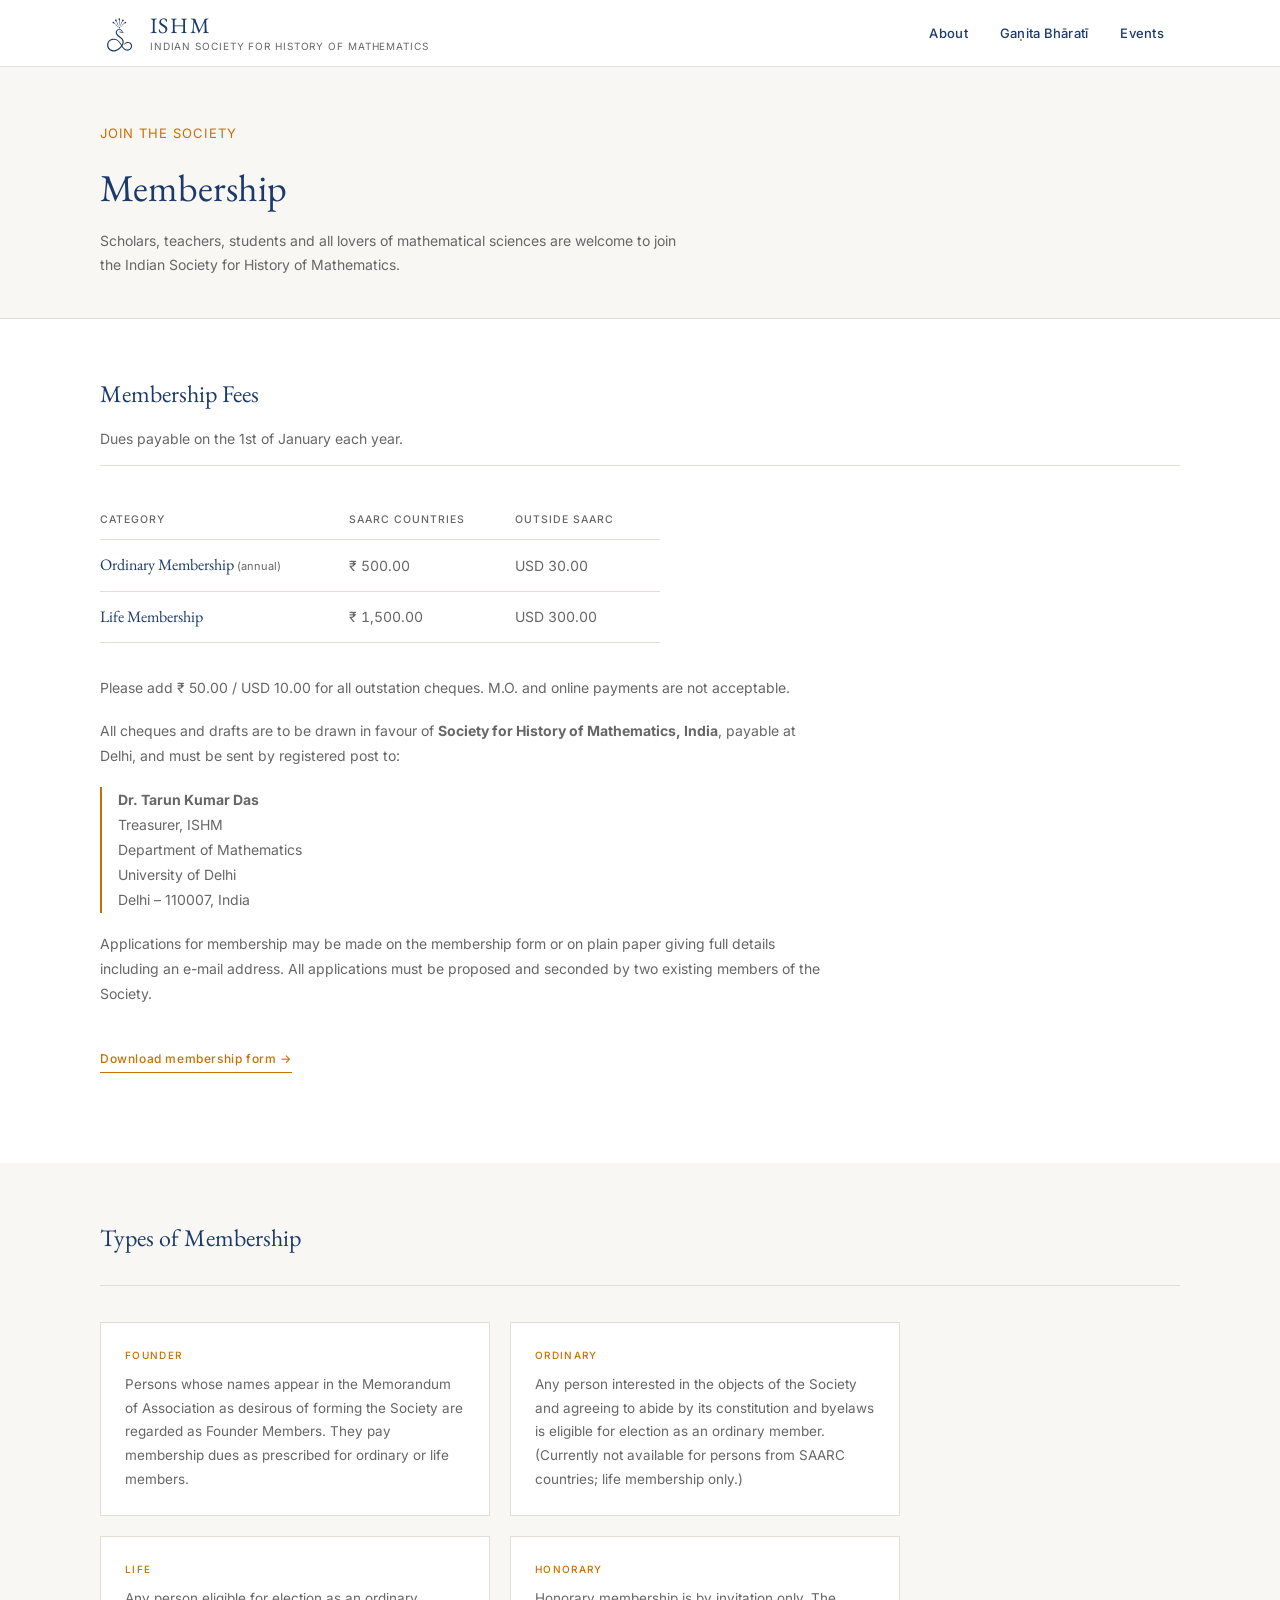
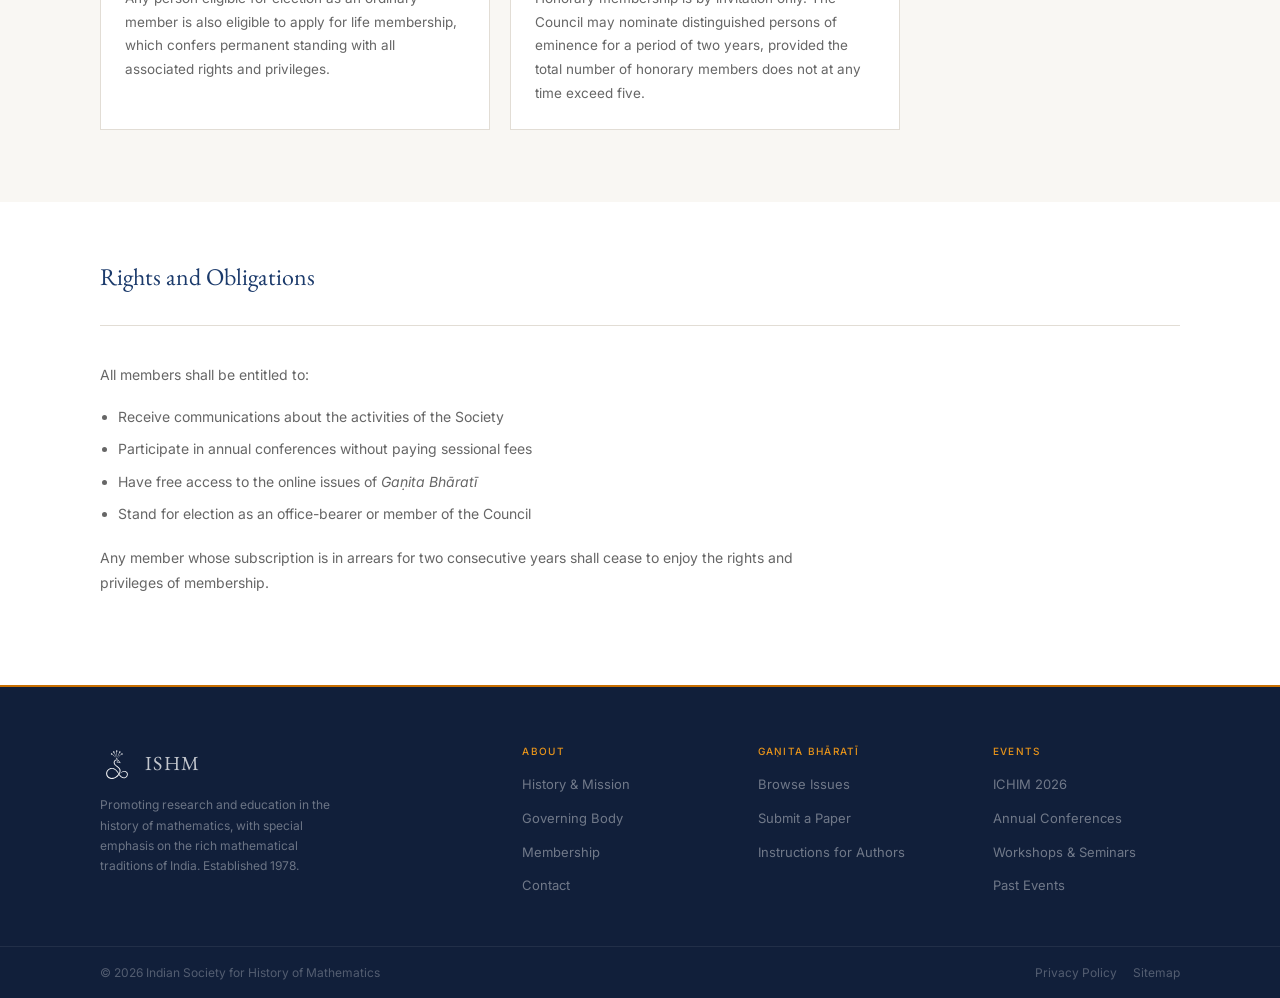
<file: membership.html>
<!DOCTYPE html>
<html lang="en">
<head>
  <meta charset="UTF-8">
  <meta name="viewport" content="width=device-width, initial-scale=1.0">
  <title>Membership – ISHM</title>
  <link rel="preconnect" href="https://fonts.googleapis.com">
  <link rel="preconnect" href="https://fonts.gstatic.com" crossorigin>
  <link href="https://fonts.googleapis.com/css2?family=EB+Garamond:ital,wght@0,400;0,500;0,600;1,400;1,500&family=Inter:wght@300;400;500&display=swap" rel="stylesheet">
  <link rel="stylesheet" href="assets/css/main.css">
</head>
<body>

<div class="layout-mount layout-mount--header"></div>

<main>

  <!-- ── Page hero ── -->
  <div class="page-hero">
    <div class="container">
      <div class="page-hero-sub">Join the Society</div>
      <h1>Membership</h1>
      <p>Scholars, teachers, students and all lovers of mathematical sciences are welcome to join the Indian Society for History of Mathematics.</p>
    </div>
  </div>

  <!-- ── Fees ── -->
  <section class="page-section">
    <div class="container">
      <div class="page-section-head">
        <h2>Membership Fees</h2>
        <p>Dues payable on the 1st of January each year.</p>
      </div>

      <div class="membership-table-wrap">
        <table class="membership-table">
          <thead>
            <tr>
              <th>Category</th>
              <th>SAARC Countries</th>
              <th>Outside SAARC</th>
            </tr>
          </thead>
          <tbody>
            <tr>
              <td>Ordinary Membership <span class="mem-note">(annual)</span></td>
              <td>₹ 500.00</td>
              <td>USD 30.00</td>
            </tr>
            <tr>
              <td>Life Membership</td>
              <td>₹ 1,500.00</td>
              <td>USD 300.00</td>
            </tr>
          </tbody>
        </table>
      </div>

      <div class="prose" style="margin-top: 32px;">
        <p>Please add ₹ 50.00 / USD 10.00 for all outstation cheques. M.O. and online payments are not acceptable.</p>
        <p>All cheques and drafts are to be drawn in favour of <strong>Society for History of Mathematics, India</strong>, payable at Delhi, and must be sent by registered post to:</p>
        <div class="address-block">
          <strong>Dr. Tarun Kumar Das</strong><br>
          Treasurer, ISHM<br>
          Department of Mathematics<br>
          University of Delhi<br>
          Delhi – 110007, India
        </div>
        <p>Applications for membership may be made on the membership form or on plain paper giving full details including an e-mail address. All applications must be proposed and seconded by two existing members of the Society.</p>
        <p><a href="/images/indianshm/contents/forms/socmembershipform2015.pdf" class="text-link" target="_blank">Download membership form &rarr;</a></p>
      </div>
    </div>
  </section>

  <!-- ── Types of Membership ── -->
  <section class="page-section" style="background: var(--cream);">
    <div class="container">
      <div class="page-section-head">
        <h2>Types of Membership</h2>
      </div>

      <div class="membership-types">

        <div class="mem-type-card">
          <div class="mem-type-label">Founder</div>
          <p>Persons whose names appear in the Memorandum of Association as desirous of forming the Society are regarded as Founder Members. They pay membership dues as prescribed for ordinary or life members.</p>
        </div>

        <div class="mem-type-card">
          <div class="mem-type-label">Ordinary</div>
          <p>Any person interested in the objects of the Society and agreeing to abide by its constitution and byelaws is eligible for election as an ordinary member. (Currently not available for persons from SAARC countries; life membership only.)</p>
        </div>

        <div class="mem-type-card">
          <div class="mem-type-label">Life</div>
          <p>Any person eligible for election as an ordinary member is also eligible to apply for life membership, which confers permanent standing with all associated rights and privileges.</p>
        </div>

        <div class="mem-type-card">
          <div class="mem-type-label">Honorary</div>
          <p>Honorary membership is by invitation only. The Council may nominate distinguished persons of eminence for a period of two years, provided the total number of honorary members does not at any time exceed five.</p>
        </div>

      </div>
    </div>
  </section>

  <!-- ── Rights and Obligations ── -->
  <section class="page-section">
    <div class="container">
      <div class="page-section-head">
        <h2>Rights and Obligations</h2>
      </div>
      <div class="prose">
        <p>All members shall be entitled to:</p>
        <ul>
          <li>Receive communications about the activities of the Society</li>
          <li>Participate in annual conferences without paying sessional fees</li>
          <li>Have free access to the online issues of <em>Gaṇita Bhāratī</em></li>
          <li>Stand for election as an office-bearer or member of the Council</li>
        </ul>
        <p>Any member whose subscription is in arrears for two consecutive years shall cease to enjoy the rights and privileges of membership.</p>
      </div>
    </div>
  </section>

</main>

<div class="layout-mount layout-mount--footer"></div>

<script src="assets/js/layout.js"></script>
<script src="assets/js/nav-mobile.js"></script>
</body>
</html>
</file>
<file: assets/css/main.css>
/* Entry bundle - order matters (tokens first, responsive last). Plain CSS @import is fine here (no preprocessor). */
@import url("tokens.css");
@import url("base.css");
@import url("header.css");
@import url("footer.css");
@import url("pages.css");
@import url("home.css");
@import url("responsive.css");
</file>
